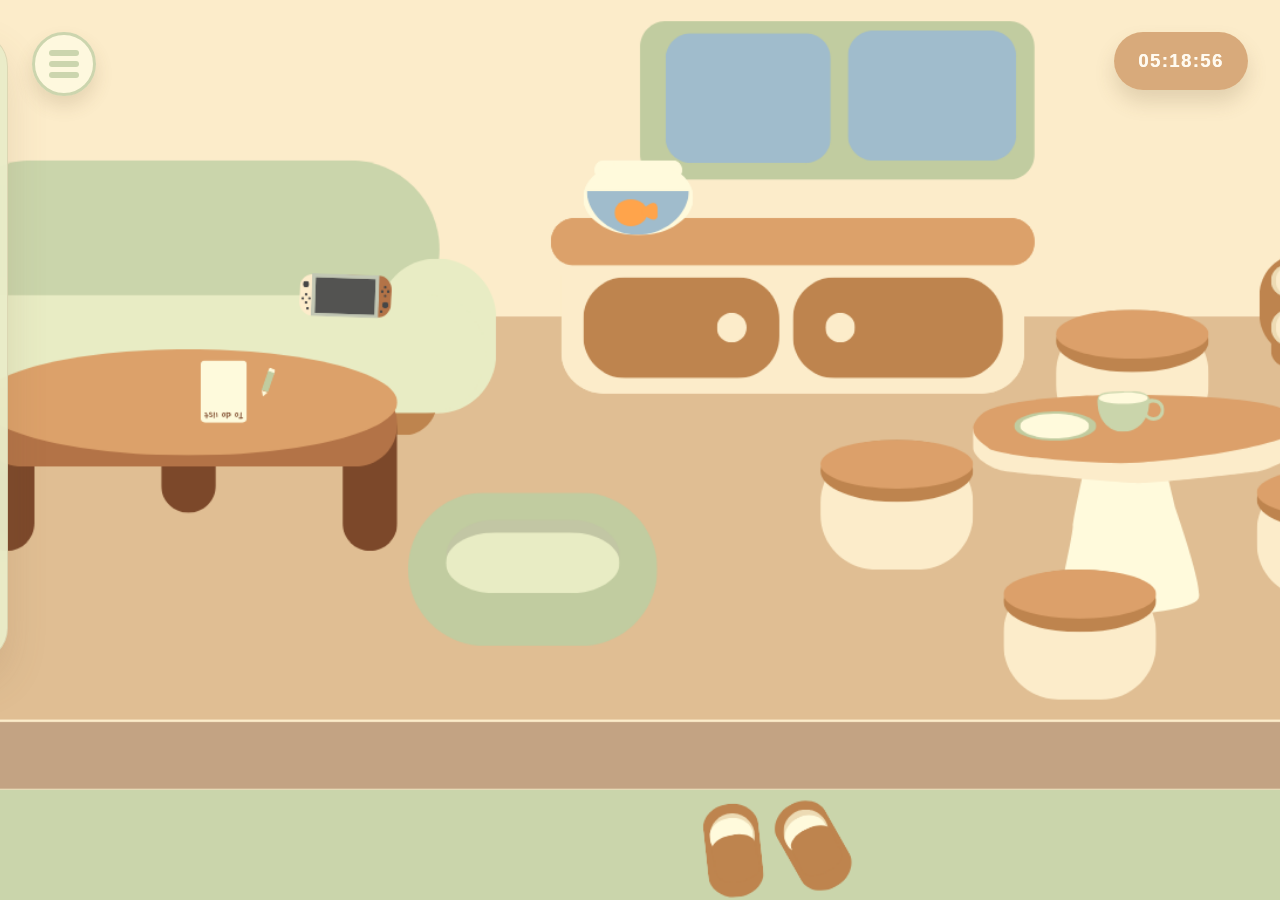
<file: index.html>
<!DOCTYPE html>
<html lang="zh-Hant">
<head>
    <meta charset="UTF-8">
    <meta name="viewport" content="width=device-width, initial-scale=1.0">
    <title>首頁</title>
    <link rel="stylesheet" href="style.css">
</head>
<body data-page="home">
    <div class="site-shell">
        <button class="menu-toggle" type="button" data-menu-toggle aria-label="開啟選單" aria-expanded="false">
            <span></span>
            <span></span>
            <span></span>
        </button>
        <aside class="sidebar" data-sidebar></aside>
        <div class="clock-box" data-clock></div>

        <main class="page-frame hero-home">
            <section class="home-image-stage" aria-label="首頁場景">
                <img class="home-image" src="image/home-landing.png" alt="客廳首頁場景">

                <button class="hotspot home-hotspot fish" type="button" data-link="fish.html" aria-label="前往魚缸頁">
                    <span class="hotspot-label">魚兒魚兒水中游</span>
                </button>

                <button class="hotspot home-hotspot game" type="button" data-link="game.html" aria-label="前往小遊戲">
                    <span class="hotspot-label">我要玩遊戲</span>
                </button>

                <button class="hotspot home-hotspot todo" type="button" data-link="todo.html" aria-label="前往待辦事項">
                    <span class="hotspot-label">To Do List</span>
                </button>

                <button class="hotspot home-hotspot meal" type="button" data-meal-link aria-label="依時段前往選餐頁">
                    <span class="hotspot-label">現在要吃什麼</span>
                </button>

                <button class="hotspot home-hotspot work" type="button" data-link="work.html" aria-label="前往工作頁">
                    <span class="hotspot-label above">什麼時候下班</span>
                </button>

                <button class="hotspot home-hotspot relax" type="button" data-link="relax.html" aria-label="前往放鬆頁">
                    <span class="hotspot-label">放鬆球球</span>
                </button>
            </section>
        </main>
    </div>

    <script src="main.js"></script>
</body>
</html>
</file>
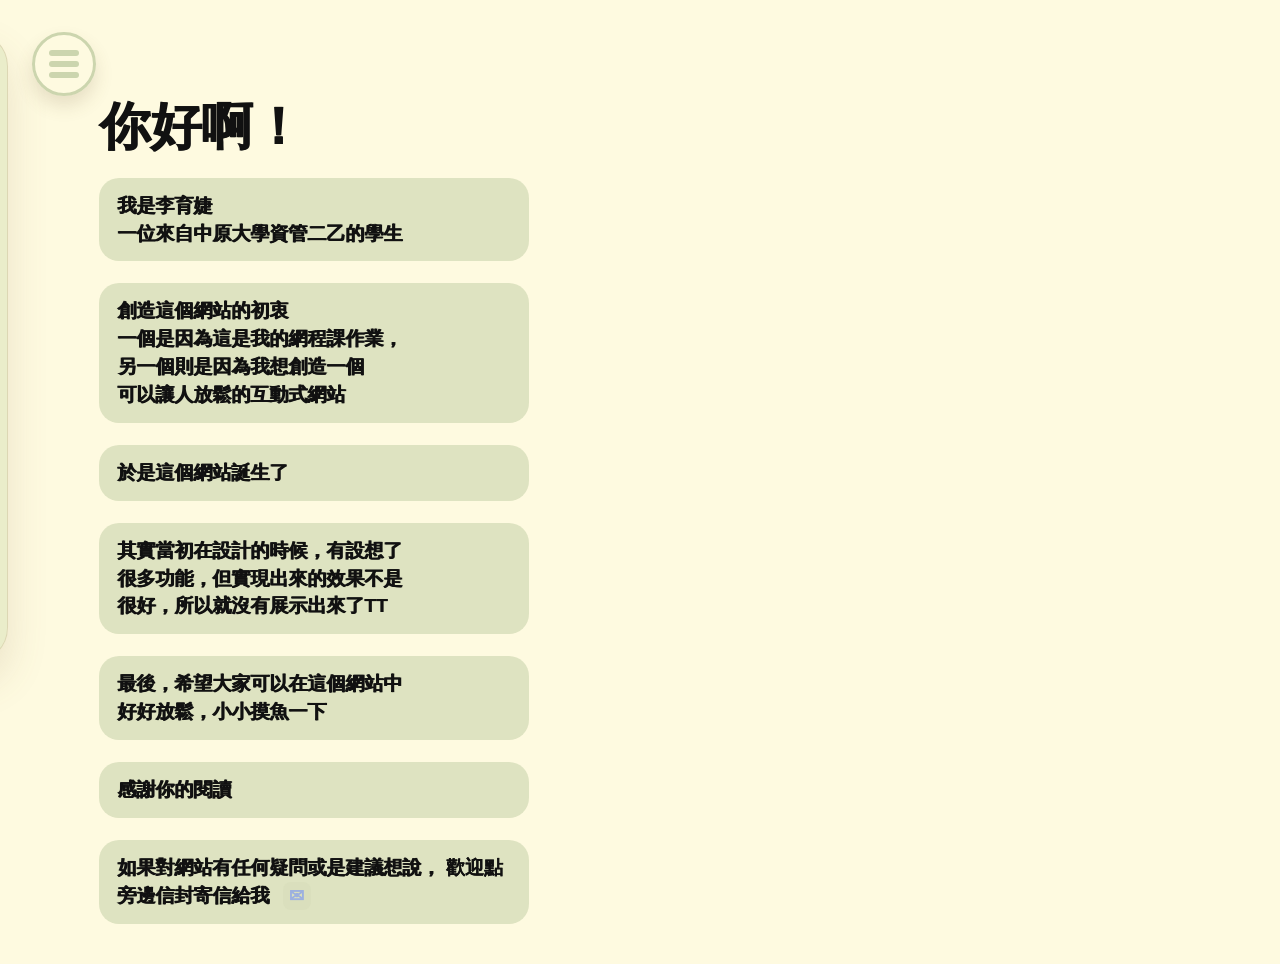
<file: about.html>
<!DOCTYPE html>
<html lang="zh-Hant">
<head>
    <meta charset="UTF-8">
    <meta name="viewport" content="width=device-width, initial-scale=1.0">
    <title>網站介紹</title>
    <link rel="stylesheet" href="style.css">
</head>
<body data-page="about">
    <div class="site-shell">
        <button class="menu-toggle" type="button" data-menu-toggle aria-label="開啟選單" aria-expanded="false">
            <span></span>
            <span></span>
            <span></span>
        </button>
        <aside class="sidebar" data-sidebar></aside>
        <div class="clock-box" data-clock></div>

        <main class="about-page-simple">
            <section class="about-stack">
                <h1 class="about-title-simple">你好啊！</h1>

                <article class="about-card-simple">
                    <p>我是李育婕</p>
                    <p>一位來自中原大學資管二乙的學生</p>
                </article>

                <article class="about-card-simple">
                    <p>創造這個網站的初衷</p>
                    <p>一個是因為這是我的網程課作業，</p>
                    <p>另一個則是因為我想創造一個</p>
                    <p>可以讓人放鬆的互動式網站</p>
                </article>

                <article class="about-card-simple">
                    <p>於是這個網站誕生了</p>
                </article>

                <article class="about-card-simple">
                    <p>其實當初在設計的時候，有設想了</p>
                    <p>很多功能，但實現出來的效果不是</p>
                    <p>很好，所以就沒有展示出來了TT</p>
                </article>

                <article class="about-card-simple">
                    <p>最後，希望大家可以在這個網站中</p>
                    <p>好好放鬆，小小摸魚一下</p>
                </article>

                <article class="about-card-simple">
                    <p>感謝你的閱讀</p>
                </article>

                <article class="about-card-simple">
                    <p>
                        如果對網站有任何疑問或是建議想說，
                        歡迎點旁邊信封寄信給我
                        <a class="about-mail-link" href="mailto:yujie.950222@gmail.com" aria-label="寄信給我">
                            <span class="about-envelope" aria-hidden="true">✉</span>
                        </a>
                    </p>
                </article>
            </section>
        </main>
    </div>
    <script src="main.js"></script>
</body>
</html>
</file>
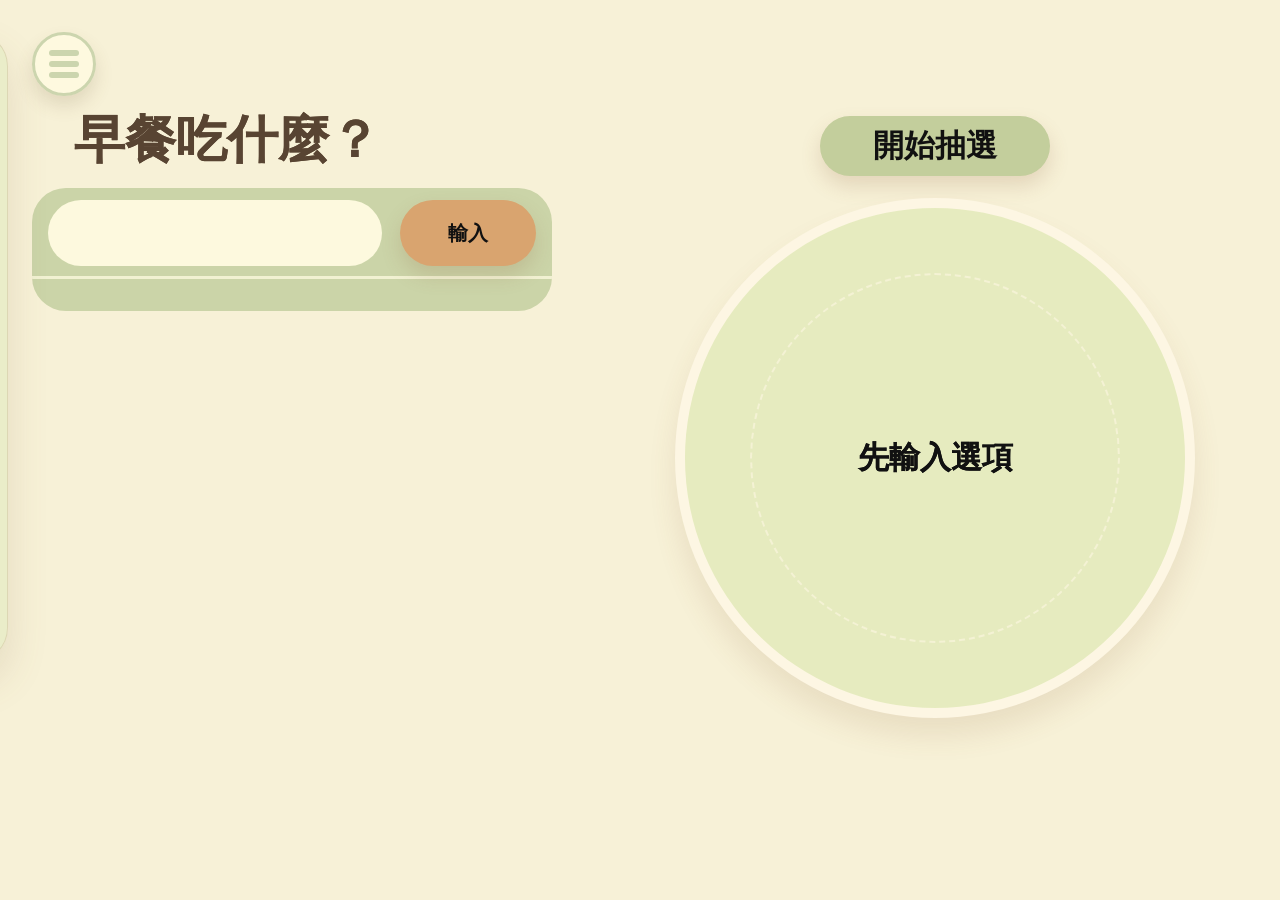
<file: breakfast.html>
<!DOCTYPE html>
<html lang="zh-Hant">
<head>
    <meta charset="UTF-8">
    <meta name="viewport" content="width=device-width, initial-scale=1.0">
    <title>早餐吃什麼</title>
    <link rel="stylesheet" href="style.css">
</head>
<body data-page="breakfast">
    <div class="site-shell">
        <button class="menu-toggle" type="button" data-menu-toggle aria-label="開啟選單" aria-expanded="false">
            <span></span>
            <span></span>
            <span></span>
        </button>
        <aside class="sidebar" data-sidebar></aside>
        <div class="clock-box" data-clock></div>

        <main class="meal-page" data-wheel-app data-wheel-key="breakfast" data-wheel-title="早餐吃什麼？">
            <section class="meal-layout">
                <section>
                    <h1 class="meal-left-title">早餐吃什麼？</h1>
                    <div class="meal-input-card">
                        <div class="meal-input-top">
                            <input class="meal-text-input" type="text" maxlength="12" placeholder="" data-wheel-input>
                            <button class="meal-submit-btn primary-btn" type="button" data-wheel-add>輸入</button>
                        </div>
                        <ul class="meal-option-list" data-wheel-options></ul>
                    </div>
                </section>

                <section class="meal-wheel-panel">
                    <button class="meal-spin-btn primary-btn" type="button" data-spin>開始抽選</button>
                    <div class="meal-wheel-wrap">
                        <div class="meal-wheel-arrow" aria-hidden="true"></div>
                        <div class="meal-wheel" data-wheel></div>
                    </div>
                    <div class="meal-picked" data-wheel-result>吃什麼 吃什麼 !</div>
                </section>
            </section>
        </main>
    </div>
    <script src="main.js"></script>
</body>
</html>
</file>
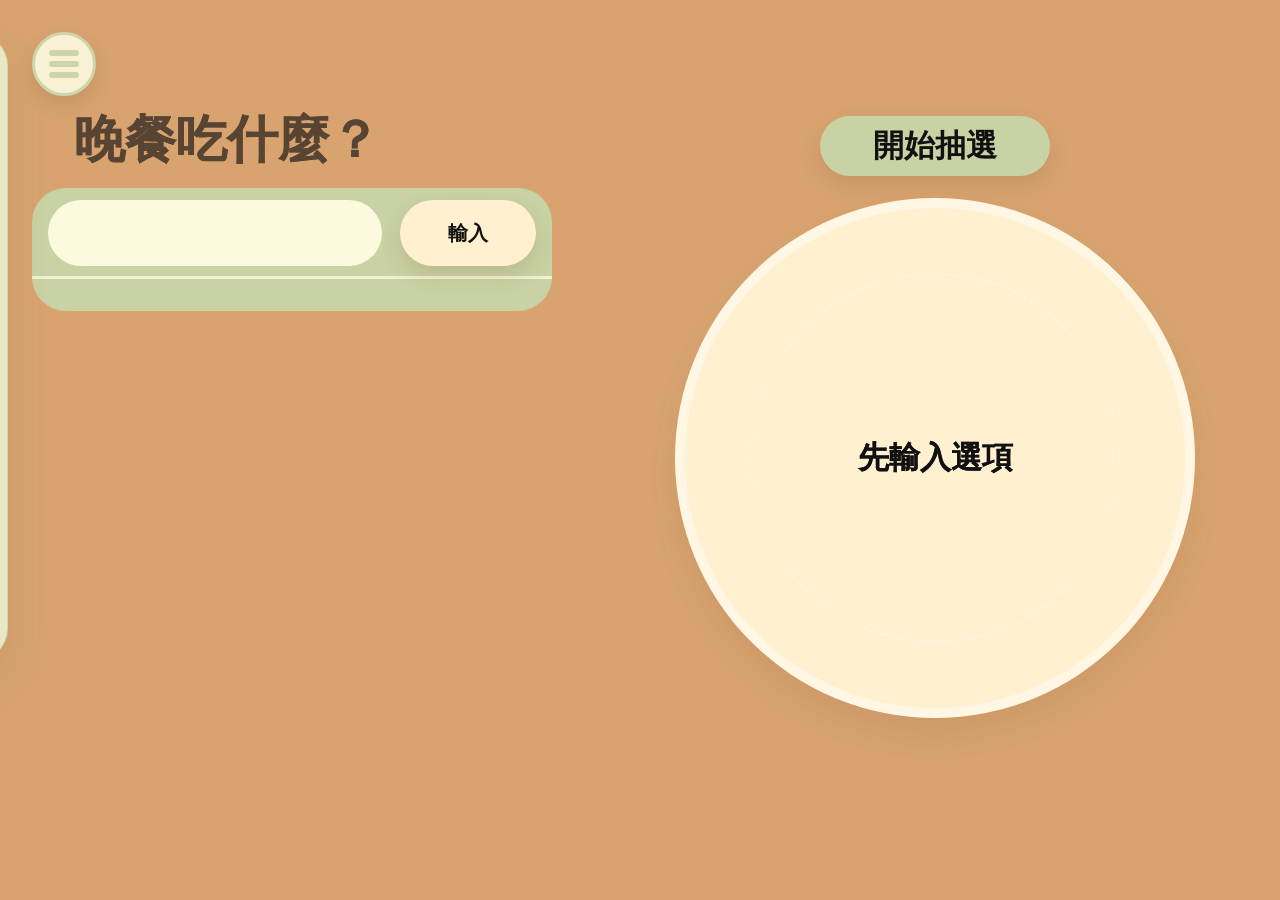
<file: dinner.html>
<!DOCTYPE html>
<html lang="zh-Hant">
<head>
    <meta charset="UTF-8">
    <meta name="viewport" content="width=device-width, initial-scale=1.0">
    <title>晚餐吃什麼</title>
    <link rel="stylesheet" href="style.css">
</head>
<body data-page="dinner">
    <div class="site-shell">
        <button class="menu-toggle" type="button" data-menu-toggle aria-label="開啟選單" aria-expanded="false">
            <span></span>
            <span></span>
            <span></span>
        </button>
        <aside class="sidebar" data-sidebar></aside>
        <div class="clock-box" data-clock></div>

        <main class="meal-page" data-wheel-app data-wheel-key="dinner" data-wheel-title="晚餐吃什麼？">
            <section class="meal-layout">
                <section>
                    <h1 class="meal-left-title">晚餐吃什麼？</h1>
                    <div class="meal-input-card">
                        <div class="meal-input-top">
                            <input class="meal-text-input" type="text" maxlength="12" placeholder="" data-wheel-input>
                            <button class="meal-submit-btn primary-btn" type="button" data-wheel-add>輸入</button>
                        </div>
                        <ul class="meal-option-list" data-wheel-options></ul>
                    </div>
                </section>

                <section class="meal-wheel-panel">
                    <button class="meal-spin-btn primary-btn" type="button" data-spin>開始抽選</button>
                    <div class="meal-wheel-wrap">
                        <div class="meal-wheel-arrow" aria-hidden="true"></div>
                        <div class="meal-wheel" data-wheel></div>
                    </div>
                    <div class="meal-picked" data-wheel-result>我要全部!</div>
                </section>
            </section>
        </main>
    </div>
    <script src="main.js"></script>
</body>
</html>
</file>
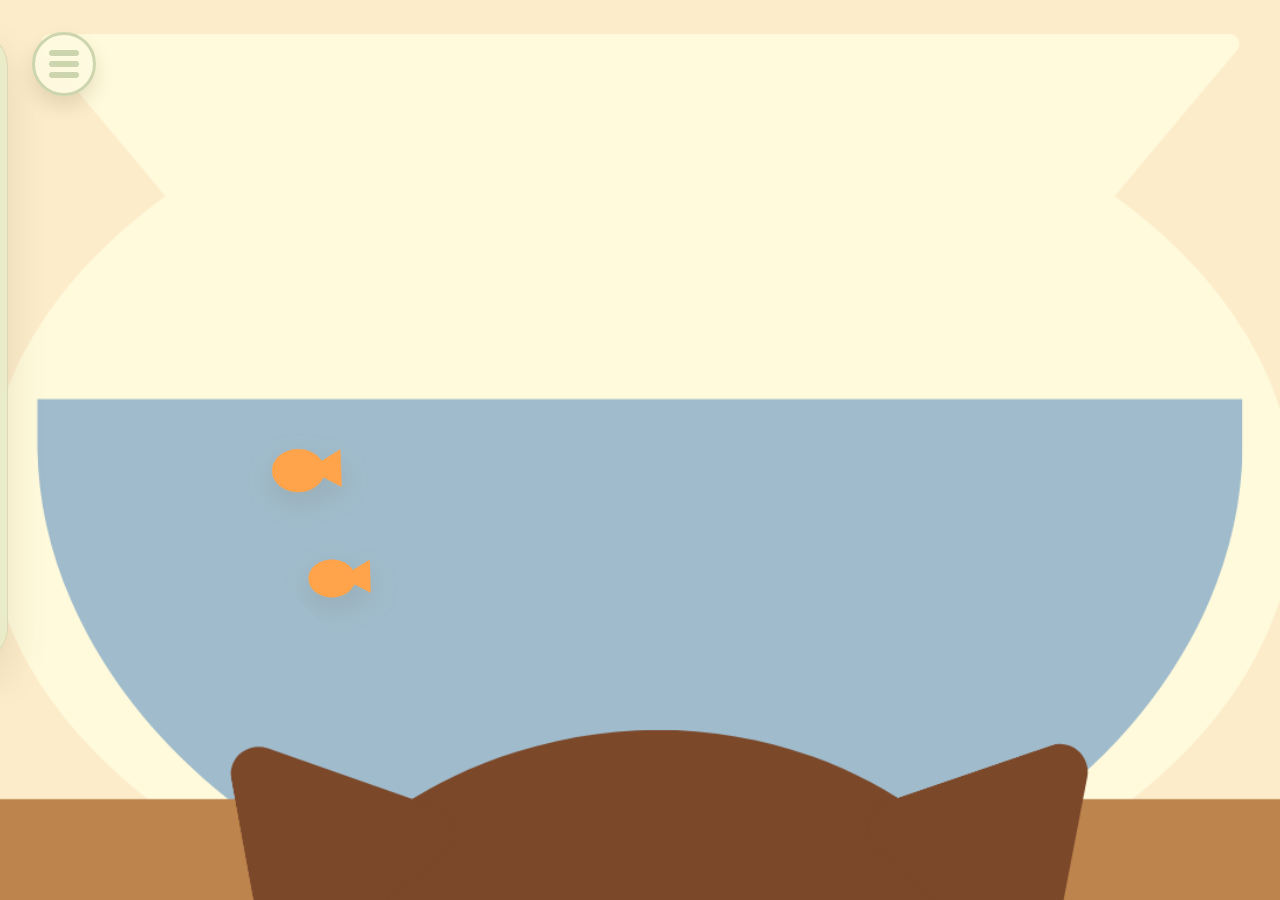
<file: fish.html>
<!DOCTYPE html>
<html lang="zh-Hant">
<head>
    <meta charset="UTF-8">
    <meta name="viewport" content="width=device-width, initial-scale=1.0">
    <title>魚兒魚兒水中游</title>
    <link rel="stylesheet" href="style.css">
</head>
<body data-page="fish">
    <div class="site-shell">
        <button class="menu-toggle" type="button" data-menu-toggle aria-label="開啟選單" aria-expanded="false">
            <span></span>
            <span></span>
            <span></span>
        </button>
        <aside class="sidebar" data-sidebar></aside>
        <div class="clock-box" data-clock></div>

        <main class="fish-photo-page">
            <section class="fish-photo-stage">
                <img class="fish-photo-scene" src="image/fish-bowl-scene.png" alt="魚缸場景">
                <div class="fish-water-zone" aria-hidden="true">
                    <div class="fish-photo-bubble one"></div>
                    <div class="fish-photo-bubble two"></div>
                    <div class="fish-photo-bubble three"></div>
                    <div class="fish-photo-bubble four"></div>
                    <img class="fish-swimmer one" src="image/fish-swimmer.png" alt="">
                    <img class="fish-swimmer two" src="image/fish-swimmer.png" alt="">
                </div>
            </section>
        </main>
    </div>
    <script src="main.js"></script>
</body>
</html>
</file>
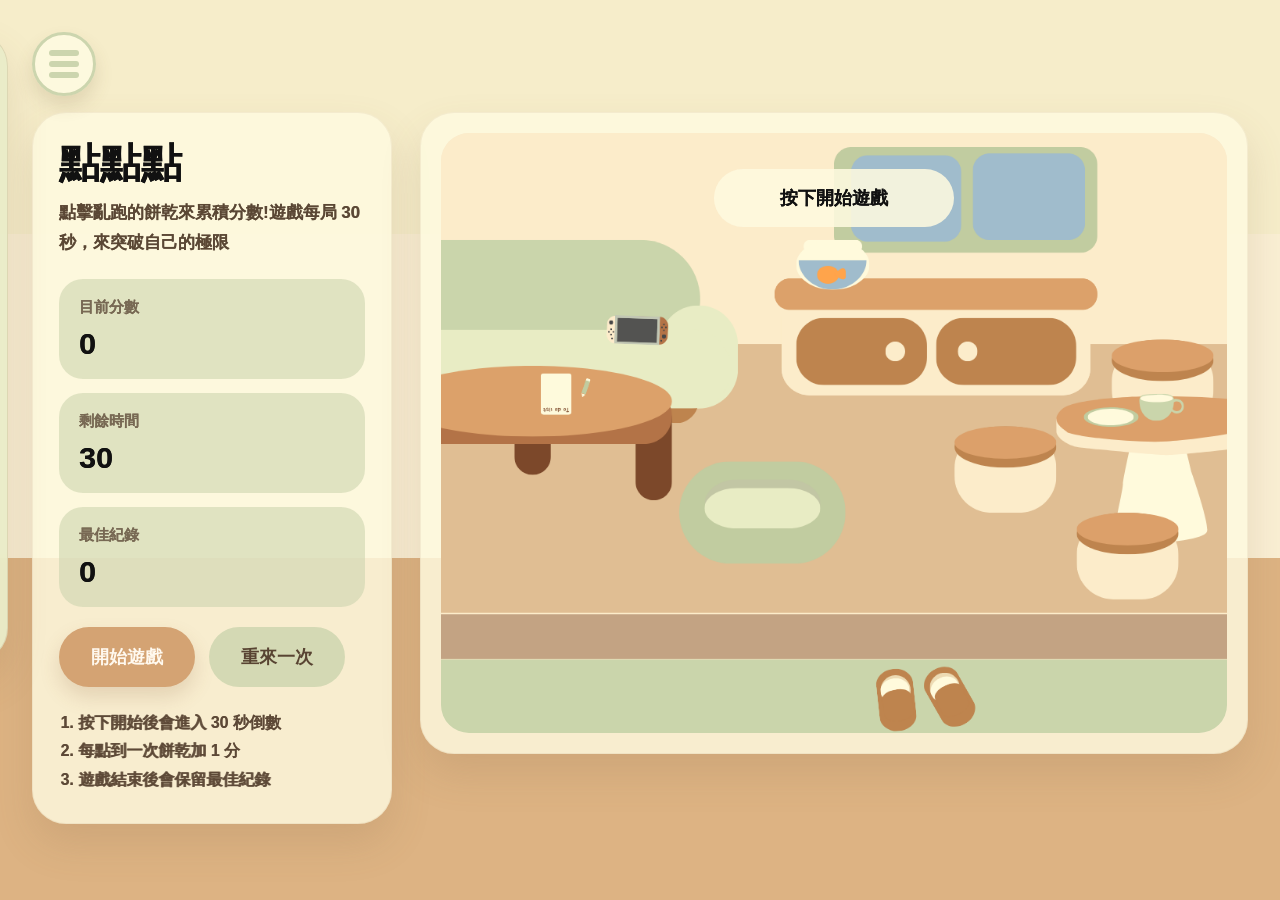
<file: game.html>
<!DOCTYPE html>
<html lang="zh-Hant">
<head>
    <meta charset="UTF-8">
    <meta name="viewport" content="width=device-width, initial-scale=1.0">
    <title>我要玩遊戲</title>
    <link rel="stylesheet" href="style.css">
</head>
<body data-page="game">
    <div class="site-shell">
        <button class="menu-toggle" type="button" data-menu-toggle aria-label="開啟選單" aria-expanded="false">
            <span></span>
            <span></span>
            <span></span>
        </button>
        <aside class="sidebar" data-sidebar></aside>
        <div class="clock-box" data-clock></div>

        <main class="game-page" data-clicker-game>
            <section class="game-scene">
                <section class="game-side-panel">
                    <h1 class="game-title">點點點</h1>
                    <p class="game-intro">點擊亂跑的餅乾來累積分數!遊戲每局 30 秒，來突破自己的極限</p>

                    <div class="game-stats-stack">
                        <div class="game-stat-box">
                            <span>目前分數</span>
                            <strong data-score>0</strong>
                        </div>
                        <div class="game-stat-box">
                            <span>剩餘時間</span>
                            <strong data-time-left>30</strong>
                        </div>
                        <div class="game-stat-box">
                            <span>最佳紀錄</span>
                            <strong data-best-score>0</strong>
                        </div>
                    </div>

                    <div class="game-actions">
                        <button class="game-start-btn primary-btn" type="button" data-start-game>開始遊戲</button>
                        <button class="game-reset-btn secondary-btn" type="button" data-reset-game>重來一次</button>
                    </div>

                    <ol class="game-tips">
                        <li>按下開始後會進入 30 秒倒數</li>
                        <li>每點到一次餅乾加 1 分</li>
                        <li>遊戲結束後會保留最佳紀錄</li>
                    </ol>
                </section>

                <section class="game-play-panel">
                    <div class="game-room" data-clicker-area>
                        <img class="game-room-image" src="image/game-room.png" alt="客廳場景">
                        <div class="game-status-chip" data-game-status>按下開始遊戲</div>

                        <button class="game-target" type="button" data-target aria-label="點擊餅乾">
                            <span class="game-cookie"></span>
                        </button>
                    </div>
                </section>
            </section>
        </main>
    </div>
    <script src="main.js"></script>
</body>
</html>
</file>
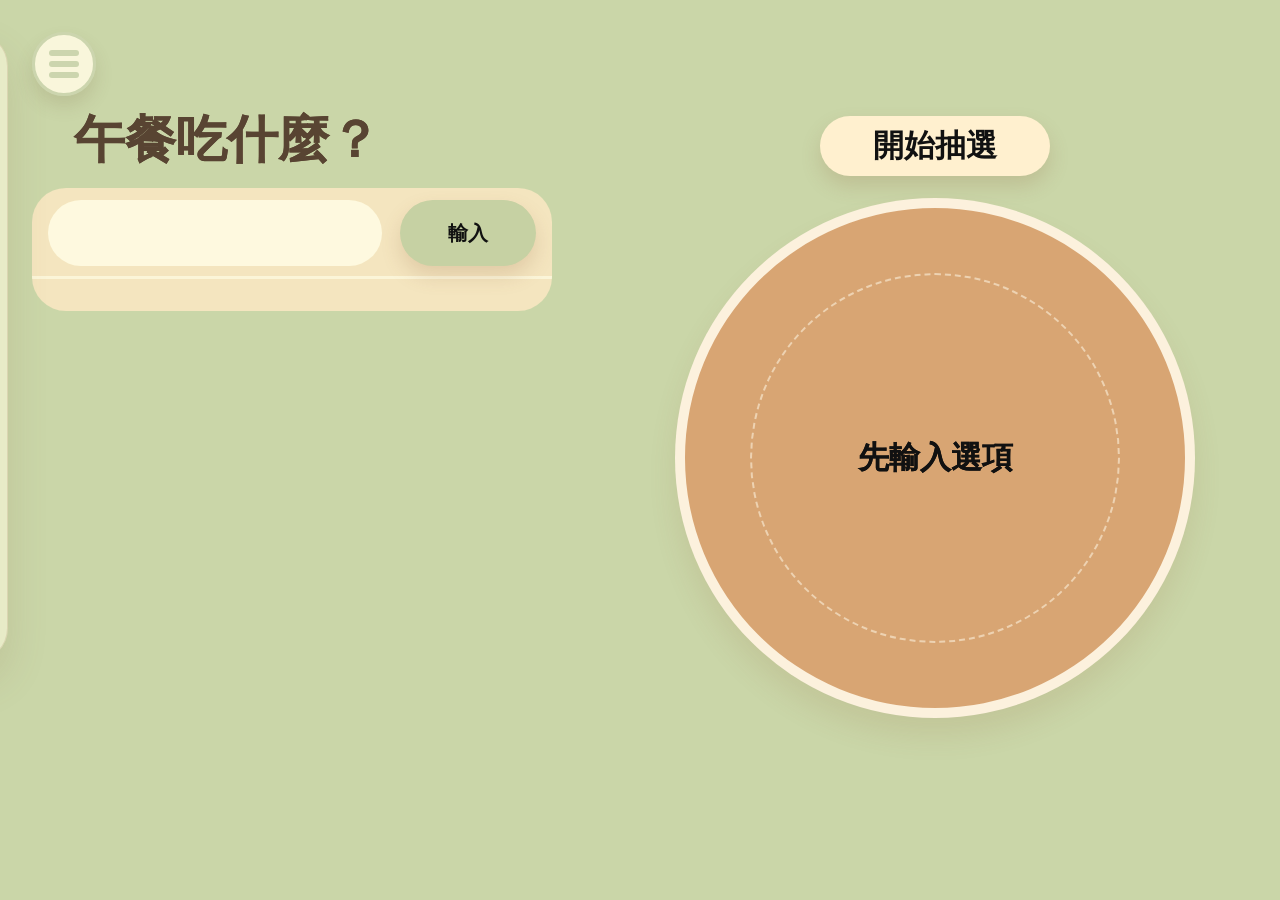
<file: lunch.html>
<!DOCTYPE html>
<html lang="zh-Hant">
<head>
    <meta charset="UTF-8">
    <meta name="viewport" content="width=device-width, initial-scale=1.0">
    <title>午餐吃什麼</title>
    <link rel="stylesheet" href="style.css">
</head>
<body data-page="lunch">
    <div class="site-shell">
        <button class="menu-toggle" type="button" data-menu-toggle aria-label="開啟選單" aria-expanded="false">
            <span></span>
            <span></span>
            <span></span>
        </button>
        <aside class="sidebar" data-sidebar></aside>
        <div class="clock-box" data-clock></div>

        <main class="meal-page" data-wheel-app data-wheel-key="lunch" data-wheel-title="午餐吃什麼？">
            <section class="meal-layout">
                <section>
                    <h1 class="meal-left-title">午餐吃什麼？</h1>
                    <div class="meal-input-card">
                        <div class="meal-input-top">
                            <input class="meal-text-input" type="text" maxlength="12" placeholder="" data-wheel-input>
                            <button class="meal-submit-btn primary-btn" type="button" data-wheel-add>輸入</button>
                        </div>
                        <ul class="meal-option-list" data-wheel-options></ul>
                    </div>
                </section>

                <section class="meal-wheel-panel">
                    <button class="meal-spin-btn primary-btn" type="button" data-spin>開始抽選</button>
                    <div class="meal-wheel-wrap">
                        <div class="meal-wheel-arrow" aria-hidden="true"></div>
                        <div class="meal-wheel" data-wheel></div>
                    </div>
                    <div class="meal-picked" data-wheel-result>排骨酥麵好好吃</div>
                </section>
            </section>
        </main>
    </div>
    <script src="main.js"></script>
</body>
</html>
</file>
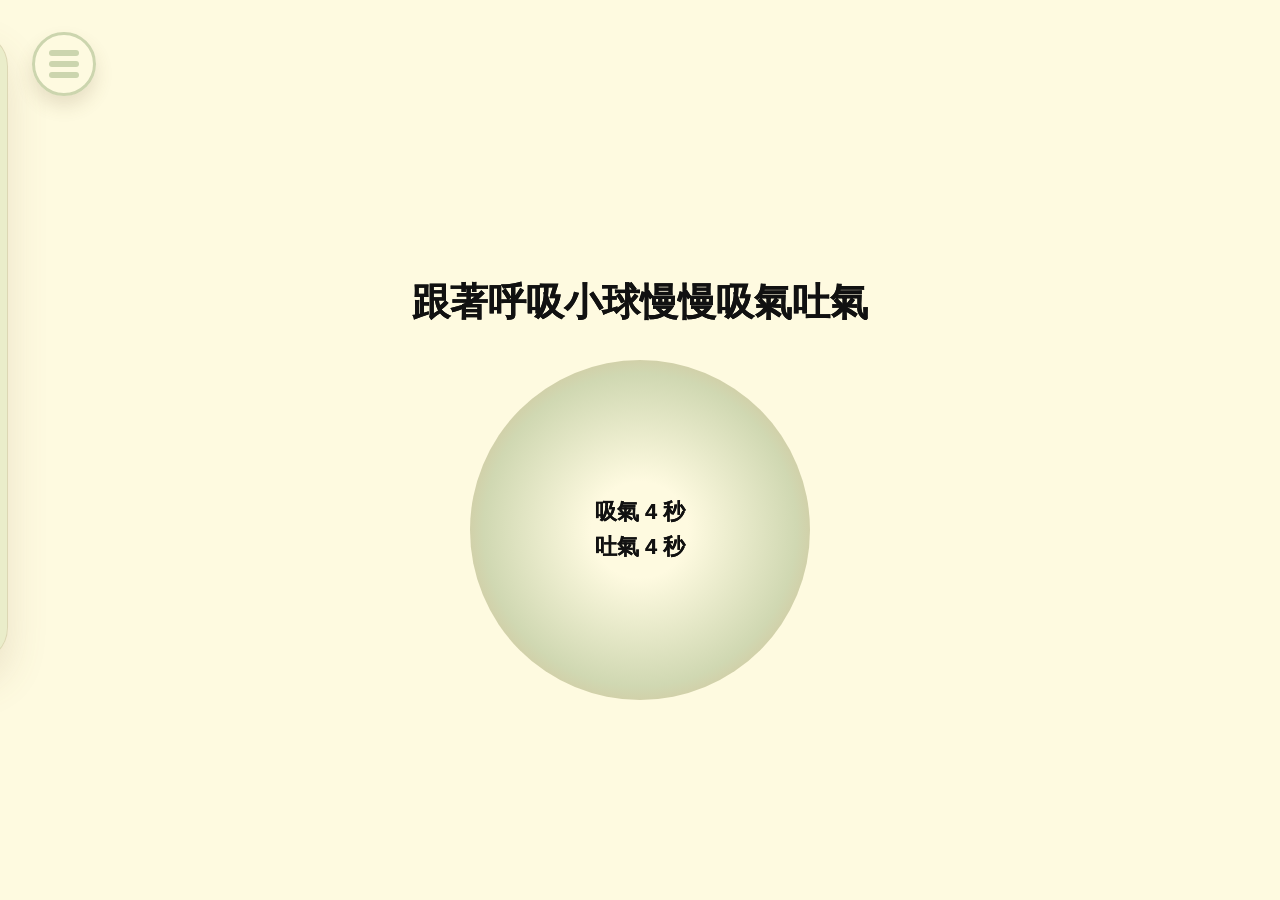
<file: relax.html>
<!DOCTYPE html>
<html lang="zh-Hant">
<head>
    <meta charset="UTF-8">
    <meta name="viewport" content="width=device-width, initial-scale=1.0">
    <title>放鬆球球</title>
    <link rel="stylesheet" href="style.css">
</head>
<body data-page="relax">
    <div class="site-shell">
        <button class="menu-toggle" type="button" data-menu-toggle aria-label="開啟選單" aria-expanded="false">
            <span></span>
            <span></span>
            <span></span>
        </button>
        <aside class="sidebar" data-sidebar></aside>
        <div class="clock-box" data-clock></div>

        <main class="relax-minimal-page">
            <section class="relax-minimal-stage">
                <h1 class="relax-minimal-title">跟著呼吸小球慢慢吸氣吐氣</h1>
                <div class="relax-breath-wrap relax-breath-wrap-minimal">
                    <div class="breath-circle"></div>
                    <div class="relax-breath-label">
                        吸氣 4 秒<br>
                        吐氣 4 秒
                    </div>
                </div>
            </section>
        </main>
    </div>
    <script src="main.js"></script>
</body>
</html>
</file>
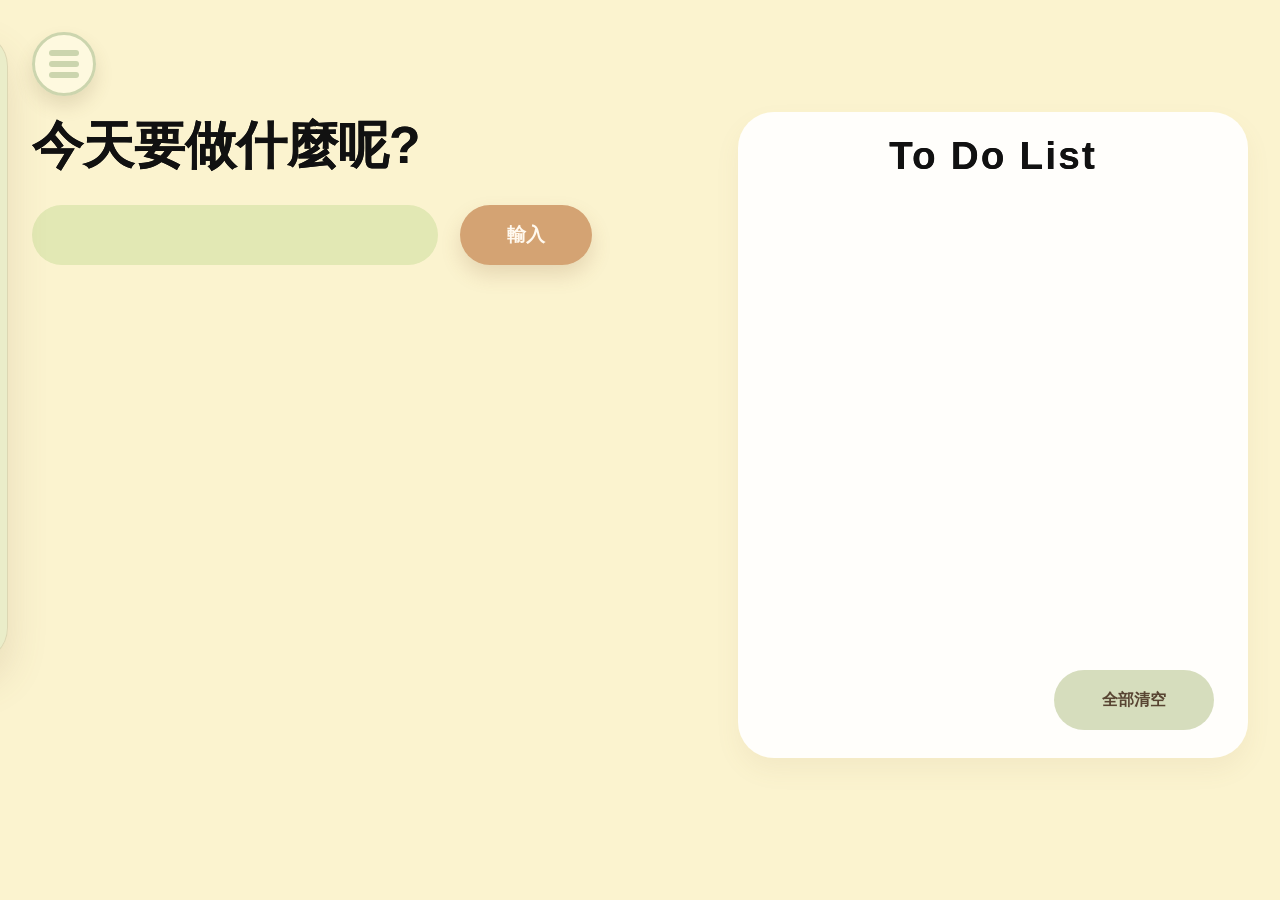
<file: todo.html>
<!DOCTYPE html>
<html lang="zh-Hant">
<head>
    <meta charset="UTF-8">
    <meta name="viewport" content="width=device-width, initial-scale=1.0">
    <title>代辦事項</title>
    <link rel="stylesheet" href="style.css">
</head>
<body data-page="todo">
    <div class="site-shell">
        <button class="menu-toggle" type="button" data-menu-toggle aria-label="開啟選單" aria-expanded="false">
            <span></span>
            <span></span>
            <span></span>
        </button>
        <aside class="sidebar" data-sidebar></aside>
        <div class="clock-box" data-clock></div>

        <main class="todo-page" data-todo-app>
            <section class="todo-scene">
                <section>
                    <h1 class="todo-left-title">今天要做什麼呢?</h1>
                    <div class="todo-input-row">
                        <input class="todo-scene-input" type="text" maxlength="40" data-task-title>
                        <button class="todo-scene-add primary-btn" type="button" data-add-task>輸入</button>
                    </div>
                </section>

                <section class="todo-paper">
                    <h2 class="todo-paper-title">To Do List</h2>
                    <ul class="todo-paper-list" data-task-list></ul>
                    <div class="todo-paper-empty" data-task-empty></div>
                    <div class="todo-paper-actions">
                        <button class="todo-clear-btn secondary-btn" type="button" data-clear-tasks>全部清空</button>
                    </div>
                </section>
            </section>
        </main>
    </div>
    <script src="main.js"></script>
</body>
</html>
</file>
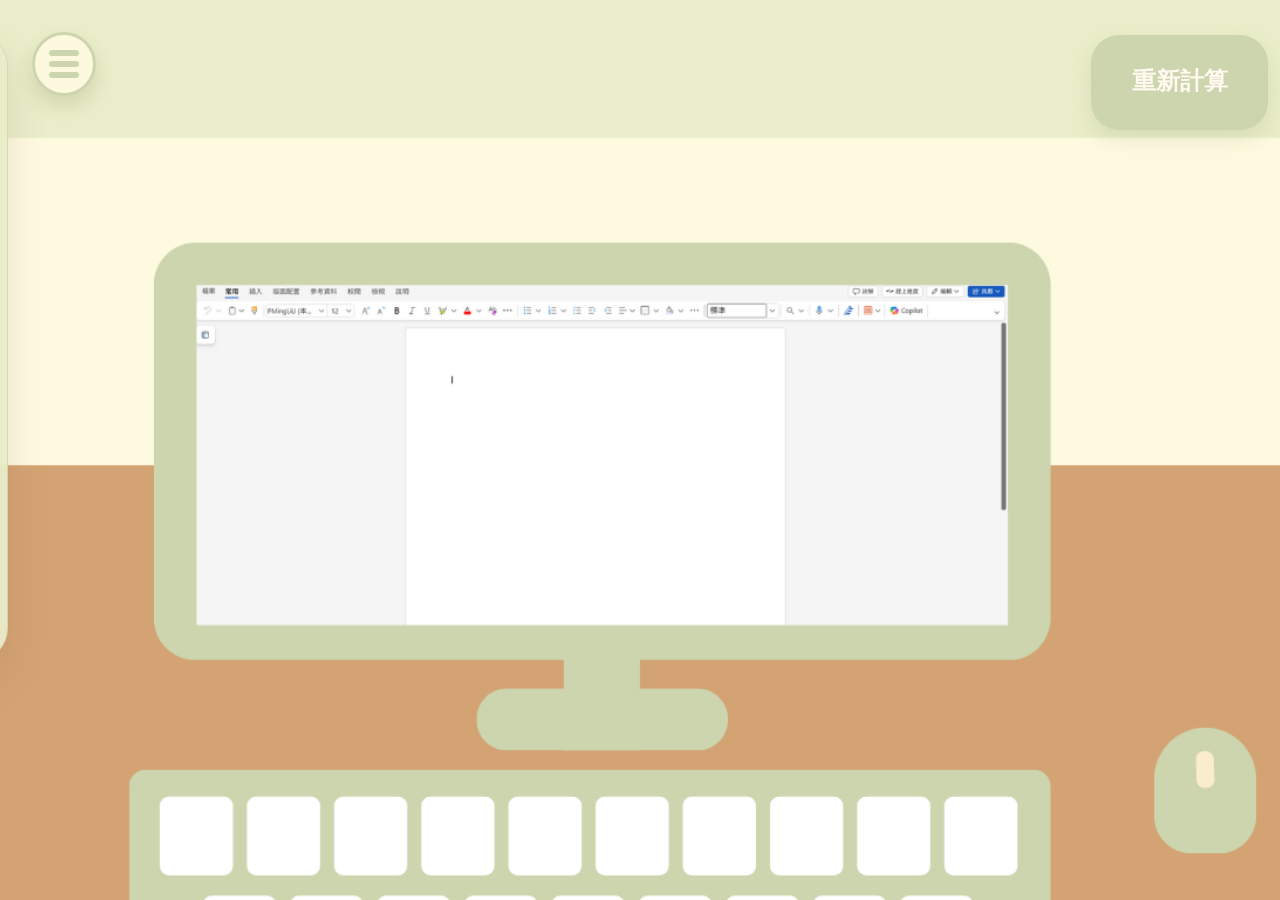
<file: work.html>
<!DOCTYPE html>
<html lang="zh-Hant">
<head>
    <meta charset="UTF-8">
    <meta name="viewport" content="width=device-width, initial-scale=1.0">
    <title>好想下班</title>
    <link rel="stylesheet" href="style.css">
</head>
<body data-page="work">
    <div class="site-shell">
        <button class="menu-toggle" type="button" data-menu-toggle aria-label="開啟選單" aria-expanded="false">
            <span></span>
            <span></span>
            <span></span>
        </button>
        <aside class="sidebar" data-sidebar></aside>
        <div class="clock-box" data-clock></div>

        <main class="work-page" data-work-app>
            <section class="work-dashboard is-idle" data-work-dashboard>
                <div class="work-image-stage">
                    <img class="work-image" src="image/work-desk.png" alt="工作桌面">
                    <div class="work-top-strip" data-work-top-strip>
                        <div class="work-top-stats">
                            <div class="work-big-stat" data-remaining-display>再過 0 小時 0 分鐘就可以下班啦</div>
                            <div class="work-big-stat" data-earned-display>今天已經賺到了 0 元</div>
                        </div>
                    </div>
                    <button class="work-reset-btn" type="button" data-work-reset aria-label="重新計算">重新計算</button>
                    <div class="work-minute-gain" data-minute-gain>+ 0</div>
                    <button class="work-screen-hotspot" type="button" data-open-work-setup aria-label="開啟工作設定"></button>
                </div>
            </section>

            <section class="work-setup-modal" data-work-setup hidden>
                <div class="work-setup-backdrop" data-close-work-setup></div>
                <div class="work-setup-panel">
                    <h1>增加一下上班動力吧</h1>
                    <form class="work-form-card" data-work-form>
                        <div class="work-form-row">
                            <label for="hourlyWage">時薪</label>
                            <input class="work-pill-input" id="hourlyWage" name="hourlyWage" type="number" min="0" step="1" required>
                        </div>
                        <div class="work-form-row">
                            <label for="startTime">幾點開始上班</label>
                            <input class="work-pill-input" id="startTime" name="startTime" type="time" required>
                        </div>
                        <div class="work-form-row">
                            <label for="endTime">幾點下班</label>
                            <input class="work-pill-input" id="endTime" name="endTime" type="time" required>
                        </div>
                        <div class="work-setup-actions">
                            <button class="work-reset-inline-btn secondary-btn" type="button" data-work-reset-inline>重置</button>
                            <button class="work-start-btn primary-btn" type="submit">開始計算</button>
                        </div>
                    </form>
                </div>
            </section>
        </main>
    </div>
    <script src="main.js"></script>
</body>
</html>
</file>
<file: style.css>
:root {
    --tea-green: #ccd5aeff;
    --beige: #e9edc9ff;
    --cornsilk: #fefae0ff;
    --papaya-whip: #faedcdff;
    --light-bronze: #d4a373ff;
    --bronze-deep: #8c5b35;
    --text-main: #584432;
    --panel-shadow: 0 20px 40px rgba(128, 102, 70, 0.16);
    --ring-color: rgba(212, 163, 115, 0.55);
    --transition: 240ms ease;
    --shell-pad: clamp(20px, 3vw, 32px);
    --page-width: min(1280px, calc(100% - (var(--shell-pad) * 2)));
    --page-top: 112px;
    --card-radius: 32px;
    --card-pad: 28px;
    --section-gap: 26px;
    --title-xl: clamp(2.7rem, 4vw, 4.2rem);
    --title-lg: clamp(2.3rem, 3.2vw, 3.6rem);
    --title-md: clamp(1.45rem, 2vw, 1.9rem);
    --body-md: 1.05rem;
    --line-md: 1.8;
    --btn-height: 60px;
}

* {
    box-sizing: border-box;
}

html,
body {
    margin: 0;
    min-height: 100%;
}

body {
    font-family: "Chiron GoRound TC", "Microsoft JhengHei", sans-serif;
    font-optical-sizing: auto;
    font-weight: 900;
    font-style: normal;
    text-shadow: 0.02em 0 0 currentColor;
    color: var(--text-main);
    background:
        radial-gradient(circle at top, rgba(255, 255, 255, 0.55), transparent 38%),
        linear-gradient(180deg, var(--papaya-whip), #f4e1b6 45%, #ddbd90 45%, #ddbd90 72%, #c5ad8d 72%, #c5ad8d 100%);
}

a {
    color: inherit;
    text-decoration: none;
}

button,
input,
select {
    font: inherit;
    text-shadow: none;
}

.site-shell {
    min-height: 100vh;
    position: relative;
    overflow-x: hidden;
}

.menu-toggle {
    position: fixed;
    top: var(--shell-pad);
    left: var(--shell-pad);
    z-index: 1001;
    width: 64px;
    height: 64px;
    border: 3px solid var(--tea-green);
    border-radius: 50%;
    background: rgba(254, 250, 224, 0.9);
    display: grid;
    place-items: center;
    cursor: pointer;
    box-shadow: 0 10px 18px rgba(112, 86, 57, 0.16);
    transition: transform var(--transition), box-shadow var(--transition);
}

.menu-toggle span {
    position: absolute;
    width: 30px;
    height: 6px;
    border-radius: 999px;
    background: var(--tea-green);
    transition: transform var(--transition), opacity var(--transition);
}

.menu-toggle span:nth-child(1) {
    transform: translateY(-11px);
}

.menu-toggle span:nth-child(3) {
    transform: translateY(11px);
}

.site-shell.menu-open .menu-toggle span:nth-child(1) {
    transform: rotate(45deg);
}

.site-shell.menu-open .menu-toggle span:nth-child(2) {
    opacity: 0;
}

.site-shell.menu-open .menu-toggle span:nth-child(3) {
    transform: rotate(-45deg);
}

.sidebar {
    position: fixed;
    top: var(--shell-pad);
    left: var(--shell-pad);
    z-index: 1000;
    width: min(320px, calc(100vw - 48px));
    max-height: calc(100svh - (var(--shell-pad) * 2));
    padding: 98px 18px 18px;
    border-radius: 34px;
    background: rgba(233, 237, 201, 0.95);
    border: 1px solid rgba(140, 91, 53, 0.15);
    box-shadow: var(--panel-shadow);
    transform: translateX(calc(-100% - 24px));
    transition: transform 280ms ease;
    backdrop-filter: blur(12px);
    overflow-y: auto;
}

.site-shell.menu-open .sidebar {
    transform: translateX(0);
}

.sidebar-nav {
    display: grid;
    gap: 8px;
}

.sidebar-link {
    padding: 11px 16px;
    border-radius: 18px;
    background: rgba(254, 250, 224, 0.82);
    border: 1px solid rgba(140, 91, 53, 0.08);
    transition: background var(--transition), transform var(--transition);
    font-size: 1rem;
    line-height: 1.25;
}

.sidebar-link:hover,
.sidebar-link.is-active {
    background: rgba(212, 163, 115, 0.22);
    transform: translateX(4px);
}

.page-frame {
    width: min(1366px, 100%);
    min-height: 100vh;
    margin: 0 auto;
    position: relative;
}

.clock-box {
    position: fixed;
    top: var(--shell-pad);
    right: var(--shell-pad);
    z-index: 900;
    width: 134px;
    height: 58px;
    display: grid;
    place-items: center;
    padding: 0 12px;
    border-radius: 999px;
    background: rgba(212, 163, 115, 0.9);
    color: #fffaf0;
    font-size: 1.15rem;
    font-weight: 700;
    letter-spacing: 0.08em;
    box-shadow: 0 12px 20px rgba(112, 86, 57, 0.18);
}

body:not([data-page="home"]) .clock-box {
    display: none;
}

.hero-home {
    width: 100%;
    min-height: 100vh;
    position: relative;
    overflow: hidden;
    padding: 0;
}

.home-image-stage {
    position: absolute;
    inset: 0;
    width: 100%;
    height: 100%;
    overflow: hidden;
}

.home-image {
    width: 100%;
    height: 100%;
    display: block;
    object-fit: cover;
    object-position: center center;
    border-radius: 0;
}

.home-hotspot {
    position: absolute;
    z-index: 2;
}

.home-hotspot.fish {
    left: 45.8%;
    top: 11.8%;
    width: 8.6%;
    height: 12.8%;
}

.home-hotspot.game {
    left: 28.1%;
    top: 25.6%;
    width: 8.2%;
    height: 8.8%;
}

.home-hotspot.todo {
    left: 19.6%;
    top: 39.1%;
    width: 10.4%;
    height: 15%;
}

.home-hotspot.meal {
    left: 71.2%;
    top: 40.6%;
    width: 16.6%;
    height: 16%;
}

.home-hotspot.work {
    left: 53.2%;
    top: 87.8%;
    width: 8.8%;
    height: 12.2%;
}

.home-hotspot.relax {
    left: 88%;
    top: 18.2%;
    width: 11%;
    height: 18.8%;
}

.hotspot {
    position: absolute;
    display: grid;
    place-items: center;
    border: 0;
    background: transparent;
    cursor: pointer;
    z-index: 20;
}

.hotspot::after {
    content: "";
    position: absolute;
    width: calc(100% + 22px);
    height: calc(100% + 22px);
    border-radius: 50%;
    border: 3px solid transparent;
    opacity: 0;
    transform: scale(0.86);
    transition: transform var(--transition), opacity var(--transition), border-color var(--transition);
}

.hotspot:hover::after,
.hotspot:focus-visible::after {
    opacity: 1;
    transform: scale(1);
    border-color: var(--ring-color);
}

.hotspot:focus-visible {
    outline: none;
}

.hotspot-label {
    position: absolute;
    top: calc(100% + 8px);
    left: 50%;
    transform: translateX(-50%);
    padding: 5px 10px;
    border-radius: 999px;
    background: rgba(88, 68, 50, 0.84);
    color: #fffaf0;
    font-size: 0.82rem;
    white-space: nowrap;
    opacity: 0;
    transition: opacity var(--transition), transform var(--transition);
    pointer-events: none;
}

.hotspot-label.above {
    top: auto;
    bottom: calc(100% + 8px);
}

.hotspot:hover .hotspot-label,
.hotspot:focus-visible .hotspot-label {
    opacity: 1;
    transform: translateX(-50%) translateY(2px);
}

.hotspot-game {
    left: 27%;
    top: 26%;
    width: 10%;
    height: 10%;
}

.hotspot-todo {
    left: 19%;
    top: 44%;
    width: 14%;
    height: 16%;
}

.hotspot-meal {
    right: 17%;
    top: 44%;
    width: 16%;
    height: 14%;
}

.hotspot-work {
    left: 52%;
    bottom: 1%;
    width: 16%;
    height: 13%;
}

.hotspot-relax {
    right: 18%;
    top: 10%;
    width: 14%;
    height: 10%;
}

.page-main {
    width: var(--page-width);
    margin: 0 auto;
    padding: var(--page-top) 0 56px;
}

body[data-page="breakfast"] {
    background: #f7f1d7;
}

body[data-page="lunch"] {
    background: #cad6a8;
}

body[data-page="dinner"] {
    background: #d8a36f;
}

body[data-page="breakfast"] .clock-box,
body[data-page="dinner"] .clock-box {
    background: rgba(212, 163, 115, 0.92);
}

body[data-page="lunch"] .clock-box {
    background: rgba(254, 250, 224, 0.92);
    color: var(--text-main);
}

.meal-page {
    width: var(--page-width);
    margin: 0 auto;
    padding: var(--page-top) 0 42px;
}

.meal-layout {
    display: grid;
    grid-template-columns: minmax(420px, 520px) 1fr;
    gap: 70px;
    align-items: start;
}

.meal-left-title,
.meal-wheel-title {
    margin: 0 0 20px 42px;
    font-size: var(--title-xl);
    line-height: 1.1;
    font-weight: 900;
}

.meal-input-card {
    min-height: 0;
    padding: 0;
    border-radius: 34px;
    overflow: hidden;
    box-shadow: none;
}

.meal-input-top {
    display: grid;
    grid-template-columns: 1fr 136px;
    gap: 18px;
    padding: 12px 16px 10px;
    border-bottom: 3px solid rgba(254, 250, 224, 0.76);
}

.meal-text-input {
    width: 100%;
    height: 66px;
    padding: 0 26px;
    border: 0;
    border-radius: 999px;
    font-size: 1.25rem;
    font-weight: 900;
    background: rgba(254, 250, 224, 0.98);
    color: #111;
    caret-color: #111;
}

.meal-submit-btn {
    height: 66px;
    border-radius: 999px;
    font-size: 1.25rem;
    font-weight: 900;
    color: #111;
    box-shadow: none;
}

.meal-option-list {
    list-style: none;
    margin: 0;
    padding: 14px 16px 18px;
    display: grid;
    gap: 16px;
    align-content: start;
}

.meal-option-item {
    min-height: 66px;
    padding: 0 14px 0 28px;
    border-radius: 999px;
    display: flex;
    align-items: center;
    justify-content: space-between;
    gap: 14px;
    background: rgba(254, 250, 224, 0.95);
}

.meal-option-item.is-active {
    box-shadow: 0 0 0 4px rgba(212, 163, 115, 0.28);
}

.meal-option-text {
    font-size: 1.15rem;
    font-weight: 900;
    color: #111;
    white-space: nowrap;
    overflow: hidden;
    text-overflow: ellipsis;
}

.meal-remove-btn {
    width: 50px;
    height: 50px;
    flex: 0 0 50px;
    border: 0;
    border-radius: 50%;
    cursor: pointer;
    position: relative;
    color: transparent;
    font-size: 0;
    line-height: 1;
    font-weight: 700;
}

.meal-remove-btn::before,
.meal-remove-btn::after {
    content: "";
    position: absolute;
    left: 50%;
    top: 50%;
    width: 22px;
    height: 4px;
    border-radius: 999px;
    background: #fffaf0;
    transform-origin: center;
}

.meal-remove-btn::before {
    transform: translate(-50%, -50%) rotate(45deg);
}

.meal-remove-btn::after {
    transform: translate(-50%, -50%) rotate(-45deg);
}

.meal-empty-slot {
    display: none;
}

.meal-wheel-panel {
    display: grid;
    justify-items: center;
    align-content: start;
}

.meal-spin-btn {
    min-width: 230px;
    min-height: 116px;
    margin: 4px 0 22px;
    border-radius: 34px;
    font-size: clamp(1.7rem, 2.4vw, 2.8rem);
    font-weight: 900;
    box-shadow: none;
}

.meal-wheel-wrap {
    position: relative;
    width: min(520px, 42vw);
    aspect-ratio: 1;
}

.meal-wheel-arrow {
    display: none;
}

.meal-wheel {
    width: 100%;
    height: 100%;
    border-radius: 50%;
    position: relative;
    overflow: hidden;
    display: grid;
    place-items: center;
    transition: transform 0.18s ease;
    box-shadow: 0 18px 28px rgba(140, 91, 53, 0.12);
    border: 10px solid rgba(255, 248, 230, 0.92);
}

.meal-wheel::before {
    content: "";
    position: absolute;
    inset: 13%;
    border-radius: 50%;
    border: 2px dashed rgba(255, 248, 230, 0.55);
}

.meal-wheel-center {
    position: relative;
    z-index: 2;
    display: grid;
    place-items: center;
    width: 100%;
    min-height: 100%;
    padding: 0 18%;
    text-align: center;
}

.meal-wheel-center-text {
    font-size: clamp(1.5rem, 2.4vw, 2.5rem);
    font-weight: 900;
    color: #111;
    line-height: 1.25;
    word-break: break-word;
}

.meal-wheel-center-text.is-flashing {
    animation: blindboxText 180ms ease;
}

@keyframes blindboxText {
    0% {
        opacity: 0.42;
        transform: scale(0.9);
    }
    100% {
        opacity: 1;
        transform: scale(1);
    }
}

.meal-picked {
    display: none;
}

body[data-page="breakfast"] .meal-input-card {
    background: #cbd4a8;
}

body[data-page="breakfast"] .meal-submit-btn,
body[data-page="breakfast"] .clock-box {
    background: #d9a46f;
    color: #111;
}

body[data-page="breakfast"] .meal-spin-btn {
    background: #c3ce9c;
    color: #111;
}

body[data-page="breakfast"] .meal-wheel {
    background: #e6ebbf;
}

body[data-page="lunch"] .meal-input-card {
    background: #f4e5bf;
}

body[data-page="lunch"] .meal-submit-btn {
    background: #c6d1a3;
    color: #111;
}

body[data-page="lunch"] .meal-spin-btn {
    background: #fff0cf;
    color: #111;
}

body[data-page="lunch"] .meal-wheel {
    background: #d8a573;
}

body[data-page="dinner"] .meal-input-card {
    background: #c8d2a4;
}

body[data-page="dinner"] .meal-submit-btn {
    background: #fff0cf;
    color: #111;
}

body[data-page="dinner"] .meal-spin-btn {
    background: #c8d2a4;
    color: #111;
}

body[data-page="dinner"] .meal-wheel {
    background: #fff0cf;
}

.meal-remove-btn {
    background: #eb6e62;
}

body[data-page="breakfast"] .meal-remove-btn {
    background: #eb6e62;
}

body[data-page="lunch"] .meal-remove-btn {
    background: #d9a573;
    color: #fff9ef;
}

body[data-page="dinner"] .meal-remove-btn {
    background: #d9a573;
    color: #fff9ef;
}

body[data-page="work"] {
    background:
        linear-gradient(180deg, #e4e8bf 0 17%, #fff7de 17% 58%, #d5a16e 58% 100%);
}

.work-page {
    width: 100%;
    min-height: 100svh;
    margin: 0 auto;
    position: relative;
    overflow: hidden;
}

.work-setup-modal {
    position: fixed;
    inset: 0;
    z-index: 950;
}

.work-setup-backdrop {
    position: absolute;
    inset: 0;
    background: rgba(88, 68, 50, 0.12);
}

.work-setup-panel {
    position: absolute;
    left: 50%;
    top: 52%;
    transform: translate(-50%, -50%);
    width: min(1000px, calc(100vw - 56px));
    padding: 0 0 10px;
}

.work-setup-panel h1 {
    margin: 0 0 24px;
    font-size: clamp(2.2rem, 3vw, 3.4rem);
    text-align: center;
    font-weight: 900;
    color: #111;
}

.work-form-card {
    width: 100%;
    padding: 40px 56px 36px;
    border-radius: 34px;
    background: rgba(233, 237, 201, 0.94);
    display: grid;
    gap: 26px;
    box-shadow: var(--panel-shadow);
}

.work-form-row {
    display: grid;
    grid-template-columns: 220px 1fr;
    align-items: center;
    gap: 22px;
}

.work-form-row label {
    font-size: clamp(1.5rem, 2.2vw, 2.4rem);
    font-weight: 900;
}

.work-pill-input {
    width: 100%;
    height: 74px;
    padding: 0 30px;
    border: 0;
    border-radius: 999px;
    background: rgba(203, 212, 168, 0.9);
    color: #111;
    font-size: 1.45rem;
    font-weight: 800;
}

.work-pill-input::-webkit-calendar-picker-indicator {
    cursor: pointer;
}

.work-setup-actions {
    display: flex;
    justify-content: flex-end;
    gap: 14px;
    margin-top: 10px;
}

.work-start-btn,
.work-reset-btn,
.work-reset-inline-btn {
    min-width: 196px;
    min-height: 68px;
    border-radius: 26px;
    box-shadow: none;
    font-size: clamp(1.45rem, 2vw, 2.2rem);
    font-weight: 900;
    background: rgba(203, 212, 168, 0.95);
    color: #111;
}

.work-reset-inline-btn {
    background: #fff0cf;
}

.work-dashboard {
    min-height: 100svh;
    position: relative;
    padding: 0;
}

.work-top-strip {
    position: absolute;
    left: 8.1%;
    top: 4.4%;
    width: 66.6%;
    min-height: 0;
    padding: 0;
    background: none;
    z-index: 2;
    pointer-events: none;
}

.work-top-stats {
    display: grid;
    grid-template-columns: minmax(0, 1.2fr) minmax(0, 0.88fr);
    gap: clamp(24px, 4vw, 96px);
    align-items: center;
    width: 100%;
    padding-right: 0;
}

.work-big-stat {
    font-size: clamp(0.92rem, 1.55vw, 1.95rem);
    font-weight: 900;
    color: #111;
    line-height: 1.12;
    white-space: nowrap;
    letter-spacing: -0.02em;
    text-align: center;
}

.work-reset-btn {
    position: absolute;
    top: 3.85%;
    right: 0.95%;
    width: 13.8%;
    height: 10.6%;
    min-width: 0;
    min-height: 0;
    border: 0;
    border-radius: 28px;
    display: grid;
    place-items: center;
    background: var(--tea-green);
    color: #fff9ef;
    text-shadow: none;
    box-shadow: 0 10px 20px rgba(136, 150, 98, 0.18);
    font-size: clamp(1rem, 1.85vw, 2rem);
    font-weight: 900;
    line-height: 1;
    z-index: 3;
    cursor: pointer;
}

.work-reset-btn:disabled {
    pointer-events: none;
}

.work-image-stage {
    position: relative;
    width: 100%;
    min-height: 100svh;
    aspect-ratio: 1366 / 768;
    overflow: hidden;
}

.work-image-stage::before {
    content: "";
    position: absolute;
    left: 0;
    right: 0;
    top: 0;
    height: 17.2%;
    background: #e4e8bf;
    z-index: 0;
}

.work-image {
    position: absolute;
    inset: 0;
    width: 100%;
    height: 100%;
    object-fit: cover;
    object-position: center top;
    user-select: none;
    pointer-events: none;
    z-index: 1;
}

.work-screen-hotspot {
    position: absolute;
    left: 19.6%;
    top: 31.5%;
    width: 57.8%;
    height: 41.8%;
    border: 0;
    border-radius: 20px;
    background: transparent;
    box-shadow: none;
    z-index: 2;
}

.work-screen-hotspot::before {
    content: "";
    position: absolute;
    inset: 0;
    border-radius: 20px;
    border: 0;
    background: transparent;
}

.work-minute-gain {
    position: absolute;
    top: 24%;
    right: 17.4%;
    font-size: clamp(1.4rem, 3vw, 3.1rem);
    font-weight: 900;
    color: #ea7265;
    letter-spacing: 0.08em;
    opacity: 0;
    transform: translateY(12px) scale(0.9);
    z-index: 2;
}

.work-minute-gain.show {
    animation: gainPop 1500ms ease;
}

@keyframes gainPop {
    0% {
        opacity: 0;
        transform: translateY(18px) scale(0.88);
    }
    18% {
        opacity: 1;
        transform: translateY(0) scale(1);
    }
    78% {
        opacity: 1;
        transform: translateY(-8px) scale(1);
    }
    100% {
        opacity: 0;
        transform: translateY(-18px) scale(1.02);
    }
}

.work-dashboard.is-idle .work-top-stats,
.work-dashboard.is-idle .work-minute-gain {
    opacity: 0;
    visibility: hidden;
}

body[data-page="todo"] {
    background: #fbf3cf;
}

.todo-page {
    width: var(--page-width);
    min-height: 100vh;
    margin: 0 auto;
    padding: var(--page-top) 0 42px;
}

.todo-scene {
    display: grid;
    grid-template-columns: minmax(420px, 560px) minmax(380px, 510px);
    justify-content: space-between;
    gap: 54px;
    align-items: start;
}

.todo-left-title {
    margin: 0 0 24px;
    font-size: var(--title-xl);
    font-weight: 900;
    color: #111;
}

.todo-input-row {
    display: grid;
    grid-template-columns: 1fr 132px;
    gap: 22px;
    align-items: center;
}

.todo-scene-input {
    width: 100%;
    height: var(--btn-height);
    border: 0;
    border-radius: 999px;
    background: #e2e8b4;
    padding: 0 26px;
    font-size: 1.35rem;
    font-weight: 800;
    color: #111;
}

.todo-scene-add {
    height: var(--btn-height);
    border-radius: 999px;
    box-shadow: none;
    background: #c7d19f;
    color: #111;
    font-size: 1.2rem;
    font-weight: 900;
}

.todo-clear-btn {
    min-width: 160px;
    min-height: 54px;
    border-radius: 999px;
    background: #d9a46f;
    color: #fffaf0;
    box-shadow: none;
}

.todo-paper {
    min-height: 646px;
    padding: 22px 34px 28px;
    border-radius: 36px;
    background: rgba(255, 255, 255, 0.92);
    box-shadow: 0 12px 24px rgba(155, 131, 84, 0.08);
    display: flex;
    flex-direction: column;
}

.todo-paper-title {
    margin: 0 0 22px;
    text-align: center;
    font-size: clamp(2.3rem, 3vw, 3.6rem);
    font-weight: 900;
    letter-spacing: 0.06em;
    color: #111;
}

.todo-paper-list {
    list-style: none;
    margin: 0;
    padding: 0;
    display: grid;
    gap: 18px;
}

.todo-paper-item {
    display: grid;
    grid-template-columns: 36px 1fr;
    gap: 14px;
    align-items: center;
    font-size: 1.2rem;
    font-weight: 800;
    color: #111;
}

.todo-paper-item.is-done .todo-paper-text {
    text-decoration: line-through;
    opacity: 0.48;
}

.todo-paper-check {
    width: 26px;
    height: 26px;
    margin: 0;
    accent-color: #c8d2a4;
    cursor: pointer;
}

.todo-paper-text {
    line-height: 1.4;
    word-break: break-word;
}

.todo-paper-empty {
    margin-top: 12px;
    font-size: 1.05rem;
    opacity: 0.4;
    text-align: center;
}

.todo-paper-actions {
    margin-top: auto;
    padding-top: 22px;
    display: flex;
    justify-content: flex-end;
}

body[data-page="about"],
body[data-page="relax"] {
    background:
        linear-gradient(180deg, #f7edca 0 26%, #fdf4db 26% 62%, #ddb383 62% 100%);
}

.story-page,
.relax-page-v2 {
    width: var(--page-width);
    min-height: 100vh;
    margin: 0 auto;
    padding: var(--page-top) 0 42px;
}

.story-hero,
.relax-hero {
    display: grid;
    grid-template-columns: 1.1fr 0.9fr;
    gap: 28px;
    align-items: stretch;
}

.story-card,
.relax-card,
.story-note,
.relax-note {
    border-radius: 34px;
    background: rgba(254, 250, 224, 0.84);
    border: 1px solid rgba(140, 91, 53, 0.08);
    box-shadow: var(--panel-shadow);
}

.story-card,
.relax-card {
    padding: 30px;
}

.story-kicker,
.relax-kicker {
    display: inline-flex;
    align-items: center;
    min-height: 38px;
    padding: 0 16px;
    border-radius: 999px;
    background: rgba(204, 213, 174, 0.75);
    font-size: 0.95rem;
    font-weight: 800;
    color: #111;
}

.story-title,
.relax-title {
    margin: 18px 0 14px;
    font-size: var(--title-xl);
    line-height: 1.08;
    font-weight: 900;
    color: #111;
}

.story-lead,
.relax-lead {
    margin: 0;
    font-size: var(--body-md);
    line-height: var(--line-md);
    color: rgba(88, 68, 50, 0.9);
}

.story-illustration,
.relax-illustration {
    position: relative;
    min-height: 380px;
    overflow: hidden;
}

.story-illustration::before,
.relax-illustration::before {
    content: "";
    position: absolute;
    inset: 0;
    background:
        radial-gradient(circle at 20% 18%, rgba(255, 255, 255, 0.6), transparent 22%),
        linear-gradient(180deg, rgba(204, 213, 174, 0.4), transparent 45%);
}

.story-monitor {
    position: absolute;
    left: 14%;
    right: 14%;
    top: 16%;
    height: 48%;
    border-radius: 28px;
    background: #ccd5ae;
}

.story-monitor::before {
    content: "";
    position: absolute;
    left: 6%;
    right: 6%;
    top: 10%;
    bottom: 16%;
    border-radius: 8px;
    background: linear-gradient(180deg, #efefef 0 14%, #fbfbfb 14% 100%);
}

.story-monitor::after {
    content: "";
    position: absolute;
    left: 47%;
    bottom: -46px;
    width: 6%;
    height: 46px;
    border-radius: 999px;
    background: #ccd5ae;
}

.story-stand {
    position: absolute;
    left: 37%;
    right: 37%;
    bottom: 14%;
    height: 42px;
    border-radius: 999px;
    background: #ccd5ae;
}

.story-sticky {
    position: absolute;
    width: 92px;
    height: 92px;
    border-radius: 22px;
    background: rgba(250, 237, 205, 0.95);
    box-shadow: 0 12px 22px rgba(140, 91, 53, 0.14);
    transform: rotate(-8deg);
}

.story-sticky.one {
    left: 12%;
    bottom: 18%;
}

.story-sticky.two {
    right: 14%;
    bottom: 24%;
    transform: rotate(9deg);
}

.story-grid,
.relax-grid-v2 {
    display: grid;
    grid-template-columns: repeat(2, minmax(0, 1fr));
    gap: 22px;
    margin-top: 24px;
}

.story-note,
.relax-note {
    padding: 26px;
}

.story-note h2,
.relax-note h2 {
    margin: 0 0 14px;
    font-size: var(--title-md);
}

.story-list,
.relax-list {
    list-style: none;
    margin: 0;
    padding: 0;
    display: grid;
    gap: 12px;
}

.story-list li,
.relax-list li {
    padding: 14px 16px;
    border-radius: 18px;
    background: rgba(204, 213, 174, 0.34);
    line-height: 1.7;
}

.story-signature {
    display: inline-flex;
    align-items: center;
    margin-top: 16px;
    min-height: 42px;
    padding: 0 16px;
    border-radius: 999px;
    background: rgba(212, 163, 115, 0.2);
    font-weight: 800;
}

.relax-illustration {
    display: grid;
    place-items: center;
}

.relax-lamp {
    position: absolute;
    top: 16%;
    right: 12%;
    width: 80px;
    height: 140px;
}

.relax-lamp::before {
    content: "";
    position: absolute;
    left: 12px;
    right: 12px;
    top: 0;
    height: 70px;
    border-radius: 40px 40px 18px 18px;
    background: #d4a373;
}

.relax-lamp::after {
    content: "";
    position: absolute;
    left: 36px;
    top: 64px;
    width: 8px;
    height: 76px;
    border-radius: 999px;
    background: #8c5b35;
}

.relax-lamp-light {
    position: absolute;
    top: 48px;
    right: -58px;
    width: 180px;
    height: 180px;
    border-radius: 50%;
    background: radial-gradient(circle, rgba(254, 250, 224, 0.72) 0 26%, rgba(254, 250, 224, 0.16) 56%, transparent 75%);
}

.relax-breath-wrap {
    position: relative;
    display: grid;
    place-items: center;
}

.relax-breath-label {
    position: absolute;
    text-align: center;
    font-size: 1.1rem;
    font-weight: 800;
    color: #111;
    line-height: 1.6;
}

.relax-quote {
    margin: 0;
    font-size: 1.12rem;
    line-height: 1.9;
    color: rgba(88, 68, 50, 0.9);
}

.relax-link-chip {
    display: inline-flex;
    align-items: center;
    min-height: 44px;
    padding: 0 16px;
    border-radius: 999px;
    background: rgba(204, 213, 174, 0.58);
    color: #111;
    font-weight: 800;
}

body[data-page="fish"] {
    background: var(--papaya-whip);
}

body[data-page="relax"] {
    background: var(--cornsilk);
}

.relax-minimal-page {
    width: min(100%, calc(100% - 48px));
    min-height: 100vh;
    margin: 0 auto;
    display: grid;
    place-items: center;
    padding: 110px 0 32px;
}

.relax-minimal-stage {
    display: grid;
    justify-items: center;
    gap: 34px;
}

.relax-minimal-title {
    margin: 0;
    text-align: center;
    font-size: clamp(1.9rem, 3vw, 3.3rem);
    line-height: 1.25;
    color: #111;
}

.relax-breath-wrap-minimal {
    min-height: 0;
}

.relax-breath-wrap-minimal .breath-circle {
    width: min(340px, 78vw);
    margin: 0;
}

.relax-breath-wrap-minimal .relax-breath-label {
    font-size: 1.35rem;
}

body[data-page="about"] {
    background: var(--cornsilk);
}

.about-page-simple {
    width: min(100%, calc(100% - 96px));
    min-height: 100vh;
    margin: 0 auto;
    padding: 100px 0 40px;
}

.about-stack {
    width: min(540px, 100%);
    display: grid;
    gap: 22px;
    margin-left: clamp(18px, 4vw, 52px);
}

.about-title-simple {
    margin: 0 0 2px;
    font-size: clamp(2.3rem, 4vw, 4rem);
    line-height: 1.05;
    color: #111;
}

.about-card-simple {
    width: min(430px, 100%);
    padding: 14px 18px;
    border-radius: 20px;
    background: rgba(204, 213, 174, 0.62);
}

.about-card-simple p {
    margin: 0;
    font-size: clamp(1rem, 1.5vw, 1.45rem);
    line-height: 1.45;
    color: #111;
}

.about-mail-link {
    display: inline-flex;
    align-items: center;
    justify-content: center;
    margin-left: 8px;
    vertical-align: middle;
}

.about-envelope {
    display: inline-grid;
    place-items: center;
    width: 28px;
    height: 28px;
    border-radius: 8px;
    background: rgba(204, 213, 174, 0.24);
    color: #9db1df;
    font-size: 1.1rem;
    line-height: 1;
}

.fish-photo-page {
    min-height: 100vh;
}

.fish-photo-stage {
    position: relative;
    width: min(1366px, 100%);
    min-height: 100vh;
    margin: 0 auto;
    overflow: hidden;
    background: var(--papaya-whip);
}

.fish-photo-scene {
    position: absolute;
    inset: 0;
    width: 100%;
    height: 100%;
    object-fit: cover;
    object-position: center center;
    user-select: none;
    pointer-events: none;
}

.fish-water-zone {
    position: absolute;
    left: 14.2%;
    top: 31.6%;
    width: 71%;
    height: 51.5%;
    overflow: hidden;
    border-radius: 0 0 48% 48% / 0 0 100% 100%;
}

.fish-photo-bubble {
    position: absolute;
    bottom: 8%;
    width: 18px;
    height: 18px;
    border-radius: 50%;
    background: rgba(255, 255, 255, 0.62);
    box-shadow: inset 0 0 0 2px rgba(255, 255, 255, 0.35);
    animation: photoBubble 6s linear infinite;
    opacity: 0;
}

.fish-photo-bubble.one {
    left: 26%;
}

.fish-photo-bubble.two {
    left: 33%;
    width: 12px;
    height: 12px;
    animation-duration: 4.8s;
    animation-delay: -1.8s;
}

.fish-photo-bubble.three {
    right: 28%;
    width: 14px;
    height: 14px;
    animation-duration: 5.2s;
    animation-delay: -2.5s;
}

.fish-photo-bubble.four {
    right: 22%;
    width: 10px;
    height: 10px;
    animation-duration: 4.4s;
    animation-delay: -0.8s;
}

@keyframes photoBubble {
    0% {
        transform: translateY(0) scale(0.85);
        opacity: 0;
    }
    20% {
        opacity: 1;
    }
    100% {
        transform: translateY(-250px) scale(1.06);
        opacity: 0;
    }
}

.fish-swimmer {
    position: absolute;
    width: clamp(86px, 9vw, 126px);
    height: auto;
    filter: drop-shadow(0 10px 14px rgba(112, 86, 57, 0.15));
    user-select: none;
    pointer-events: none;
}

.fish-swimmer.one {
    left: 7.2%;
    top: 33%;
    animation: fishPhotoSwim 16s ease-in-out infinite;
}

.fish-swimmer.two {
    left: 11.5%;
    top: 57%;
    width: clamp(70px, 8vw, 108px);
    animation: fishPhotoSwimSmall 20s ease-in-out infinite;
    animation-delay: -8s;
}

@keyframes fishPhotoSwim {
    0% {
        transform: translateX(0) translateY(0) scaleX(-1);
    }
    24% {
        transform: translateX(21vw) translateY(-10px) scaleX(-1);
    }
    49% {
        transform: translateX(33vw) translateY(6px) scaleX(-1);
    }
    50% {
        transform: translateX(33vw) translateY(6px) scaleX(1);
    }
    74% {
        transform: translateX(9vw) translateY(-8px) scaleX(1);
    }
    99% {
        transform: translateX(0) translateY(0) scaleX(1);
    }
    100% {
        transform: translateX(0) translateY(0) scaleX(-1);
    }
}

@keyframes fishPhotoSwimSmall {
    0% {
        transform: translateX(0) translateY(0) scaleX(-1);
    }
    30% {
        transform: translateX(18vw) translateY(10px) scaleX(-1);
    }
    49% {
        transform: translateX(30vw) translateY(-10px) scaleX(-1);
    }
    50% {
        transform: translateX(30vw) translateY(-10px) scaleX(1);
    }
    72% {
        transform: translateX(8vw) translateY(6px) scaleX(1);
    }
    99% {
        transform: translateX(0) translateY(0) scaleX(1);
    }
    100% {
        transform: translateX(0) translateY(0) scaleX(-1);
    }
}

.fish-page-v2 {
    width: var(--page-width);
    min-height: 100vh;
    margin: 0 auto;
    padding: var(--page-top) 0 42px;
}

.fish-hero {
    display: grid;
    grid-template-columns: minmax(300px, 390px) 1fr;
    gap: 28px;
    align-items: start;
}

.fish-side-card,
.fish-display-card {
    border-radius: 34px;
    background: rgba(254, 250, 224, 0.84);
    border: 1px solid rgba(140, 91, 53, 0.08);
    box-shadow: var(--panel-shadow);
}

.fish-side-card {
    padding: 30px;
}

.fish-kicker {
    display: inline-flex;
    align-items: center;
    min-height: 38px;
    padding: 0 16px;
    border-radius: 999px;
    background: rgba(204, 213, 174, 0.75);
    font-size: 0.95rem;
    font-weight: 800;
    color: #111;
}

.fish-title {
    margin: 18px 0 14px;
    font-size: var(--title-xl);
    line-height: 1.08;
    font-weight: 900;
    color: #111;
}

.fish-lead {
    margin: 0;
    font-size: var(--body-md);
    line-height: var(--line-md);
    color: rgba(88, 68, 50, 0.9);
}

.fish-actions {
    display: flex;
    gap: 14px;
    margin-top: 22px;
    flex-wrap: wrap;
}

.fish-feed-btn {
    min-width: 150px;
    min-height: 58px;
    border-radius: 999px;
    box-shadow: none;
    background: #d9a46f;
    color: #fffaf0;
    font-size: 1.1rem;
    font-weight: 900;
}

.fish-mood-chip {
    display: inline-flex;
    align-items: center;
    min-height: 58px;
    padding: 0 18px;
    border-radius: 999px;
    background: rgba(204, 213, 174, 0.55);
    color: #111;
    font-weight: 800;
}

.fish-note-list {
    list-style: none;
    margin: 22px 0 0;
    padding: 0;
    display: grid;
    gap: 12px;
}

.fish-note-list li {
    padding: 14px 16px;
    border-radius: 18px;
    background: rgba(204, 213, 174, 0.32);
    line-height: 1.7;
}

.fish-display-card {
    padding: 26px;
}

.fish-stage {
    position: relative;
    min-height: 600px;
    border-radius: 30px;
    overflow: hidden;
    background:
        radial-gradient(circle at 20% 16%, rgba(255, 255, 255, 0.46), transparent 20%),
        linear-gradient(180deg, rgba(204, 213, 174, 0.44) 0 22%, transparent 22%),
        linear-gradient(180deg, #f7e9b7 0 30%, #faefd4 30% 64%, #ddb383 64% 100%);
}

.fish-cabinet {
    position: absolute;
    left: 50%;
    bottom: 10%;
    width: min(760px, 86%);
    height: 180px;
    transform: translateX(-50%);
    border-radius: 999px;
    background: #d4a373;
    box-shadow: inset 0 -18px 0 rgba(140, 91, 53, 0.22);
}

.fish-cabinet::before,
.fish-cabinet::after {
    content: "";
    position: absolute;
    top: 20%;
    width: 34%;
    height: 60%;
    border-radius: 30px;
    background: rgba(255, 246, 220, 0.92);
}

.fish-cabinet::before {
    left: 10%;
}

.fish-cabinet::after {
    right: 10%;
}

.fish-home-tank {
    position: absolute;
    left: 50%;
    top: 18%;
    width: min(480px, 72%);
    height: 290px;
    transform: translateX(-50%);
    border-radius: 26px 26px 34px 34px;
    background:
        linear-gradient(180deg, rgba(244, 251, 253, 0.9) 0 12%, rgba(173, 219, 231, 0.92) 12% 75%, rgba(132, 188, 168, 0.92) 75% 100%);
    border: 16px solid #f7f3da;
    box-shadow: 0 20px 28px rgba(112, 86, 57, 0.14);
    overflow: hidden;
}

.fish-home-tank::before {
    content: "";
    position: absolute;
    left: -3%;
    right: -3%;
    top: -18px;
    height: 28px;
    border-radius: 999px 999px 14px 14px;
    background: #fff5d6;
}

.fish-water-shine {
    position: absolute;
    inset: 0;
    background:
        linear-gradient(110deg, rgba(255, 255, 255, 0.18), transparent 32%),
        linear-gradient(180deg, rgba(255, 255, 255, 0.1), transparent 24%);
    pointer-events: none;
}

.fish-sand {
    position: absolute;
    left: 0;
    right: 0;
    bottom: 0;
    height: 24%;
    background: #d8bb87;
}

.fish-plant {
    position: absolute;
    bottom: 20%;
    width: 22px;
    border-radius: 999px 999px 0 0;
    background: linear-gradient(180deg, #6e9965, #4f7f57);
    transform-origin: bottom center;
    animation: sway 3.8s ease-in-out infinite;
}

.fish-plant.one {
    left: 16%;
    height: 114px;
}

.fish-plant.two {
    left: 22%;
    height: 88px;
    animation-delay: -1.4s;
}

.fish-plant.three {
    right: 18%;
    height: 108px;
    animation-delay: -2.2s;
}

@keyframes sway {
    0%, 100% { transform: rotate(-4deg); }
    50% { transform: rotate(4deg); }
}

.bubble {
    position: absolute;
    bottom: 18%;
    width: 14px;
    height: 14px;
    border-radius: 50%;
    background: rgba(255, 255, 255, 0.62);
    animation: bubbleRise linear infinite;
}

.bubble.one {
    left: 30%;
    animation-duration: 6s;
}

.bubble.two {
    left: 34%;
    width: 10px;
    height: 10px;
    animation-duration: 4.8s;
    animation-delay: -2s;
}

.bubble.three {
    right: 28%;
    width: 12px;
    height: 12px;
    animation-duration: 5.4s;
    animation-delay: -1s;
}

@keyframes bubbleRise {
    0% {
        transform: translateY(0) scale(0.9);
        opacity: 0;
    }
    18% {
        opacity: 1;
    }
    100% {
        transform: translateY(-230px) scale(1.1);
        opacity: 0;
    }
}

.home-fish {
    position: absolute;
    width: 90px;
    height: 46px;
    border-radius: 999px;
    background: #ffa14d;
    animation: tankSwim 13s linear infinite;
    filter: drop-shadow(0 6px 8px rgba(112, 86, 57, 0.12));
}

.home-fish::before {
    content: "";
    position: absolute;
    right: -18px;
    top: 12px;
    width: 0;
    height: 0;
    border-top: 11px solid transparent;
    border-bottom: 11px solid transparent;
    border-left: 20px solid currentColor;
}

.home-fish::after {
    content: "";
    position: absolute;
    left: 16px;
    top: 10px;
    width: 8px;
    height: 8px;
    border-radius: 50%;
    background: rgba(88, 68, 50, 0.7);
}

.home-fish.one {
    left: -18%;
    top: 32%;
    color: #ffa14d;
}

.home-fish.two {
    left: -24%;
    top: 54%;
    width: 68px;
    height: 36px;
    color: #ff8b6c;
    animation-duration: 16s;
    animation-delay: -6s;
}

.home-fish.three {
    left: -22%;
    top: 44%;
    width: 82px;
    height: 42px;
    color: #ffd166;
    animation-duration: 18s;
    animation-delay: -10s;
}

@keyframes tankSwim {
    0% {
        transform: translateX(0) scaleX(1);
    }
    49% {
        transform: translateX(470px) scaleX(1);
    }
    50% {
        transform: translateX(470px) scaleX(-1);
    }
    99% {
        transform: translateX(0) scaleX(-1);
    }
    100% {
        transform: translateX(0) scaleX(1);
    }
}

body[data-page="game"] {
    background:
        linear-gradient(180deg, #f6edca 0 26%, #faefd4 26% 62%, #ddb383 62% 100%);
}

.game-page {
    width: var(--page-width);
    min-height: 100vh;
    margin: 0 auto;
    padding: var(--page-top) 0 42px;
}

.game-scene {
    display: grid;
    grid-template-columns: minmax(300px, 360px) 1fr;
    gap: 28px;
    align-items: start;
}

.game-side-panel,
.game-play-panel {
    border-radius: 34px;
    background: rgba(254, 250, 224, 0.82);
    border: 1px solid rgba(140, 91, 53, 0.08);
    box-shadow: var(--panel-shadow);
}

.game-side-panel {
    padding: 28px 26px;
}

.game-title {
    margin: 0 0 12px;
    font-size: var(--title-lg);
    line-height: 1.1;
    font-weight: 900;
    color: #111;
}

.game-intro {
    margin: 0 0 20px;
    font-size: var(--body-md);
    line-height: var(--line-md);
    color: rgba(88, 68, 50, 0.88);
}

.game-stats-stack {
    display: grid;
    gap: 14px;
}

.game-stat-box {
    padding: 18px 20px;
    border-radius: 24px;
    background: rgba(204, 213, 174, 0.58);
}

.game-stat-box span {
    display: block;
    font-size: 0.95rem;
    opacity: 0.76;
}

.game-stat-box strong {
    display: block;
    margin-top: 8px;
    font-size: 1.9rem;
    color: #111;
}

.game-actions {
    display: flex;
    gap: 14px;
    margin-top: 20px;
    flex-wrap: wrap;
}

.game-start-btn,
.game-reset-btn {
    min-width: 136px;
    min-height: var(--btn-height);
    border-radius: 999px;
    box-shadow: none;
    font-size: 1.1rem;
    font-weight: 900;
}

.game-start-btn {
    background: #cbd4a8;
    color: #111;
}

.game-reset-btn {
    background: #d9a46f;
    color: #fffaf0;
}

.game-tips {
    margin: 22px 0 0;
    padding-left: 1.2em;
    color: rgba(88, 68, 50, 0.84);
    line-height: 1.8;
}

.game-play-panel {
    padding: 20px;
}

.game-room {
    position: relative;
    min-height: 600px;
    border-radius: 28px;
    overflow: hidden;
    background: #faefd4;
}

.game-room-image {
    position: absolute;
    inset: 0;
    width: 100%;
    height: 100%;
    object-fit: cover;
    object-position: center center;
    user-select: none;
    pointer-events: none;
}

.game-target {
    position: absolute;
    left: 50%;
    top: 52%;
    width: 112px;
    height: 112px;
    border: 0;
    cursor: pointer;
    background: transparent;
    z-index: 3;
}

.game-cookie {
    position: absolute;
    inset: 0;
    border-radius: 50%;
    background:
        radial-gradient(circle at 30% 30%, #fff6df 0 18%, transparent 18%),
        radial-gradient(circle at 64% 36%, #8c5b35 0 7%, transparent 8%),
        radial-gradient(circle at 36% 66%, #8c5b35 0 7%, transparent 8%),
        radial-gradient(circle at 68% 68%, #8c5b35 0 7%, transparent 8%),
        radial-gradient(circle at 52% 52%, #d9a46f 0 72%, #bb7b45 73% 100%);
    box-shadow: 0 16px 24px rgba(140, 91, 53, 0.22);
}

.game-target.bump .game-cookie {
    animation: cookieBump 240ms ease;
}

@keyframes cookieBump {
    0% { transform: scale(1); }
    50% { transform: scale(1.08); }
    100% { transform: scale(1); }
}

.game-status-chip {
    position: absolute;
    left: 50%;
    top: 6%;
    transform: translateX(-50%);
    min-width: 240px;
    min-height: 58px;
    padding: 10px 18px;
    border-radius: 999px;
    background: rgba(254, 250, 224, 0.88);
    color: #111;
    display: grid;
    place-items: center;
    font-size: 1.1rem;
    font-weight: 800;
    z-index: 2;
}

.game-floating-plus {
    position: absolute;
    font-size: 1.8rem;
    font-weight: 900;
    color: #d46d62;
    animation: floatUp 900ms ease forwards;
    pointer-events: none;
    z-index: 4;
}

.hero-card,
.panel,
.stat-card,
.task-card,
.game-card {
    background: rgba(254, 250, 224, 0.88);
    border: 1px solid rgba(140, 91, 53, 0.08);
    border-radius: var(--card-radius);
    box-shadow: var(--panel-shadow);
    backdrop-filter: blur(8px);
}

.hero-card {
    padding: 30px;
    margin-bottom: var(--section-gap);
}

.hero-card h1,
.panel h2,
.game-card h2 {
    margin: 0 0 12px;
}

.hero-card p,
.panel p {
    margin: 0;
    font-size: var(--body-md);
    color: rgba(88, 68, 50, 0.86);
    line-height: var(--line-md);
    font-weight: 700;
}

.dashboard-grid {
    display: grid;
    grid-template-columns: repeat(12, 1fr);
    gap: 22px;
}

.panel {
    padding: var(--card-pad);
}

.span-7 {
    grid-column: span 7;
}

.span-6 {
    grid-column: span 6;
}

.span-5 {
    grid-column: span 5;
}

.wheel-stage {
    display: grid;
    place-items: center;
    gap: 18px;
}

.wheel {
    width: min(360px, 72vw);
    aspect-ratio: 1;
    border-radius: 50%;
    border: 12px solid #fff4db;
    box-shadow: 0 18px 32px rgba(128, 102, 70, 0.16);
    position: relative;
    transition: transform 3.6s cubic-bezier(0.17, 0.89, 0.32, 1);
}

.wheel::before {
    content: "";
    position: absolute;
    inset: 50% auto auto 50%;
    width: 58px;
    height: 58px;
    transform: translate(-50%, -50%);
    border-radius: 50%;
    background: rgba(254, 250, 224, 0.95);
    box-shadow: inset 0 0 0 8px rgba(212, 163, 115, 0.7);
}

.wheel-pointer {
    width: 0;
    height: 0;
    margin-bottom: -18px;
    border-left: 18px solid transparent;
    border-right: 18px solid transparent;
    border-top: 34px solid var(--bronze-deep);
}

.wheel-segments {
    list-style: none;
    margin: 0;
    padding: 0;
}

.wheel-segment-label {
    position: absolute;
    left: 50%;
    top: 50%;
    transform-origin: center;
    color: var(--text-main);
    font-weight: 700;
    letter-spacing: 0.02em;
}

.primary-btn,
.secondary-btn,
.small-btn {
    border: 0;
    cursor: pointer;
    transition: transform var(--transition), box-shadow var(--transition), background var(--transition);
}

.primary-btn,
.secondary-btn {
    min-height: var(--btn-height);
    padding: 0 26px;
    border-radius: 999px;
    font-weight: 800;
}

.primary-btn {
    color: #fff9ef;
    background: var(--light-bronze);
    box-shadow: 0 10px 20px rgba(140, 91, 53, 0.18);
}

.secondary-btn {
    color: var(--text-main);
    background: rgba(204, 213, 174, 0.8);
}

.small-btn {
    padding: 10px 14px;
    border-radius: 14px;
    background: rgba(212, 163, 115, 0.16);
    color: var(--text-main);
}

.primary-btn:hover,
.secondary-btn:hover,
.small-btn:hover {
    transform: translateY(-2px);
}

.primary-btn:disabled,
.secondary-btn:disabled,
.small-btn:disabled {
    cursor: default;
    opacity: 0.7;
    transform: none;
}

.result-badge,
.helper-chip {
    display: inline-flex;
    align-items: center;
    gap: 8px;
    min-height: 44px;
    padding: 10px 16px;
    border-radius: 999px;
    background: rgba(233, 237, 201, 0.9);
}

.helper-grid,
.stats-grid {
    display: grid;
    gap: 16px;
}

.helper-grid {
    grid-template-columns: repeat(auto-fit, minmax(180px, 1fr));
}

.helper-chip strong {
    display: block;
}

.field-grid {
    display: grid;
    grid-template-columns: repeat(auto-fit, minmax(180px, 1fr));
    gap: 14px;
}

.field label {
    display: block;
    margin-bottom: 8px;
    font-size: 0.92rem;
    font-weight: 800;
}

.field input,
.field select {
    width: 100%;
    padding: 12px 14px;
    border-radius: 16px;
    border: 1px solid rgba(140, 91, 53, 0.12);
    background: rgba(255, 252, 243, 0.95);
    color: var(--text-main);
}

.stats-grid {
    grid-template-columns: repeat(auto-fit, minmax(160px, 1fr));
}

.stat-card {
    padding: 20px;
}

.stat-card span {
    display: block;
    font-size: 0.92rem;
    opacity: 0.8;
}

.stat-card strong {
    display: block;
    margin-top: 10px;
    font-size: 1.6rem;
}

.todo-layout {
    display: grid;
    grid-template-columns: 1.1fr 0.9fr;
    gap: 20px;
}

.task-input-row {
    display: grid;
    grid-template-columns: 1.5fr 0.8fr auto;
    gap: 12px;
}

.task-list {
    list-style: none;
    margin: 20px 0 0;
    padding: 0;
    display: grid;
    gap: 12px;
}

.task-card {
    padding: 16px;
    display: grid;
    grid-template-columns: auto 1fr auto;
    gap: 12px;
    align-items: center;
}

.task-card.is-done .task-title {
    text-decoration: line-through;
    opacity: 0.55;
}

.task-meta {
    font-size: 0.86rem;
    opacity: 0.72;
}

.task-actions {
    display: flex;
    gap: 8px;
}

.checkbox {
    width: 22px;
    height: 22px;
}

.game-card {
    padding: 28px;
}

.game-layout {
    display: grid;
    grid-template-columns: 0.95fr 1.05fr;
    gap: 20px;
}

.clicker-area {
    position: relative;
    min-height: 420px;
    border-radius: 28px;
    overflow: hidden;
    background:
        radial-gradient(circle at 25% 20%, rgba(255, 255, 255, 0.48), transparent 18%),
        linear-gradient(180deg, #edf2d4, #d7e1b7 46%, #f7e3bb 46%, #f7e3bb 100%);
}

.target-button {
    position: absolute;
    left: 50%;
    top: 56%;
    width: 138px;
    height: 138px;
    transform: translate(-50%, -50%);
    border-radius: 50%;
    border: 0;
    background: radial-gradient(circle at 30% 30%, #fffbe5, #d4a373 68%);
    box-shadow: 0 18px 28px rgba(140, 91, 53, 0.24);
    color: #fffdf5;
    font-size: 1.1rem;
    font-weight: 700;
    cursor: pointer;
}

.target-button.bump {
    animation: bump 260ms ease;
}

@keyframes bump {
    0% { transform: translate(0, 0) scale(1); }
    50% { transform: translate(0, 0) scale(1.08); }
    100% { transform: translate(0, 0) scale(1); }
}

.floating-score {
    position: absolute;
    font-weight: 700;
    color: var(--bronze-deep);
    animation: floatUp 900ms ease forwards;
    pointer-events: none;
}

@keyframes floatUp {
    from {
        opacity: 0;
        transform: translateY(0) scale(0.8);
    }
    to {
        opacity: 1;
        transform: translateY(-60px) scale(1);
    }
}

.relax-grid,
.fish-grid,
.about-grid {
    display: grid;
    grid-template-columns: repeat(2, minmax(0, 1fr));
    gap: 20px;
}

.breath-circle {
    width: min(240px, 70vw);
    aspect-ratio: 1;
    margin: 12px auto 18px;
    border-radius: 50%;
    background: radial-gradient(circle, rgba(254, 250, 224, 0.95) 20%, rgba(204, 213, 174, 0.92) 65%, rgba(212, 163, 115, 0.9) 100%);
    animation: breathe 8s ease-in-out infinite;
}

@keyframes breathe {
    0%, 100% { transform: scale(0.9); }
    50% { transform: scale(1.05); }
}

.fish-tank {
    position: relative;
    min-height: 360px;
    border-radius: 30px;
    overflow: hidden;
    background:
        linear-gradient(180deg, rgba(209, 235, 242, 0.9), rgba(132, 188, 209, 0.95) 64%, rgba(116, 165, 119, 0.9));
}

.tank-sand {
    position: absolute;
    left: 0;
    right: 0;
    bottom: 0;
    height: 26%;
    background: #d9bc86;
}

.seaweed {
    position: absolute;
    bottom: 18%;
    width: 22px;
    border-radius: 999px 999px 0 0;
    background: linear-gradient(180deg, #6e9965, #4b7e56);
}

.seaweed.one {
    left: 14%;
    height: 120px;
}

.seaweed.two {
    left: 22%;
    height: 90px;
}

.seaweed.three {
    right: 18%;
    height: 110px;
}

.fishy {
    position: absolute;
    width: 78px;
    height: 42px;
    border-radius: 999px;
    background: #ffb15c;
    animation: swim 14s linear infinite;
}

.fishy::before {
    content: "";
    position: absolute;
    right: -18px;
    top: 11px;
    width: 0;
    height: 0;
    border-top: 10px solid transparent;
    border-bottom: 10px solid transparent;
    border-left: 22px solid #ffb15c;
}

.fishy.one {
    top: 26%;
}

.fishy.two {
    top: 54%;
    width: 60px;
    height: 34px;
    background: #f37d6d;
    animation-duration: 18s;
}

.fishy.two::before {
    border-left-color: #f37d6d;
}

@keyframes swim {
    0% {
        left: -90px;
        transform: scaleX(1);
    }
    49% {
        transform: scaleX(1);
    }
    50% {
        left: calc(100% - 40px);
        transform: scaleX(-1);
    }
    99% {
        transform: scaleX(-1);
    }
    100% {
        left: -90px;
        transform: scaleX(1);
    }
}

.timeline {
    list-style: none;
    margin: 18px 0 0;
    padding: 0;
    display: grid;
    gap: 14px;
}

.timeline li {
    padding: 16px 18px;
    border-radius: 18px;
    background: rgba(233, 237, 201, 0.7);
}

.empty-state {
    margin-top: 16px;
    padding: 18px;
    border-radius: 18px;
    background: rgba(233, 237, 201, 0.55);
    color: rgba(88, 68, 50, 0.82);
}

.footer-note {
    margin-top: 24px;
    text-align: center;
    opacity: 0.7;
    font-size: 0.92rem;
}

@media (max-width: 900px) {
    .home-image {
        object-position: 58% center;
    }

    .hotspot-label {
        font-size: 0.86rem;
        padding: 7px 10px;
    }

    .home-hotspot.fish {
        left: 44.8%;
        width: 10.2%;
    }

    .home-hotspot.game {
        left: 27.2%;
        width: 9.8%;
        height: 10.6%;
    }

    .home-hotspot.todo {
        left: 18.4%;
        width: 12.4%;
        height: 17.4%;
    }

    .home-hotspot.meal {
        left: 69.2%;
        width: 19.6%;
        height: 18%;
    }

    .home-hotspot.work {
        left: 52%;
        width: 11%;
        height: 13.5%;
    }

    .home-hotspot.relax {
        left: 86.8%;
        width: 12.8%;
        height: 20.6%;
    }

    .fish-page-v2 {
        width: min(100%, calc(100% - 36px));
    }

    .fish-photo-stage {
        min-height: 100svh;
    }

    .fish-water-zone {
        left: 13.2%;
        top: 33.5%;
        width: 73.2%;
        height: 49.8%;
    }

    .fish-swimmer.one {
        left: 9%;
        top: 35%;
    }

    .fish-swimmer.two {
        left: 13%;
        top: 58%;
    }

    .fish-hero {
        grid-template-columns: 1fr;
    }

    .story-page,
    .relax-page-v2 {
        width: min(100%, calc(100% - 36px));
    }

    .story-hero,
    .relax-hero,
    .story-grid,
    .relax-grid-v2 {
        grid-template-columns: 1fr;
    }

    .game-page {
        width: min(100%, calc(100% - 36px));
    }

    .about-page-simple {
        width: min(100%, calc(100% - 36px));
    }

    .about-stack {
        margin-left: 28px;
    }

    .about-card-simple {
        width: min(100%, 430px);
    }

    .game-scene {
        grid-template-columns: 1fr;
    }

    .game-room {
        min-height: 540px;
    }

    .todo-page {
        width: min(100%, calc(100% - 36px));
    }

    .todo-scene {
        grid-template-columns: 1fr;
        gap: 34px;
    }

    .todo-paper {
        min-height: 460px;
    }

    .meal-layout {
        grid-template-columns: 1fr;
        gap: 30px;
    }

    .meal-input-card {
        min-height: unset;
    }

    .meal-wheel-wrap {
        width: min(520px, 82vw);
    }

    .hero-home {
        min-height: 100vh;
    }

    .work-form-card {
        width: min(100%, calc(100vw - 40px));
        padding: 34px 28px 32px;
    }

    .work-form-row {
        grid-template-columns: 1fr;
        gap: 14px;
    }

    .work-top-stats {
        grid-template-columns: 1fr;
        padding-right: 0;
        padding-top: 74px;
    }

    .work-reset-btn {
        top: 4%;
        right: 0.8%;
        width: 14%;
        height: 10.5%;
        min-width: 0;
        min-height: 0;
    }

    .work-top-strip {
        left: 7.2%;
        top: 4.3%;
        width: 68.5%;
    }

    .work-big-stat {
        font-size: clamp(0.95rem, 1.5vw, 1.55rem);
    }

    .work-screen-hotspot {
        left: 19.4%;
        width: 58%;
    }

    .work-minute-gain {
        right: 15%;
        top: 23%;
        font-size: clamp(1.2rem, 2.4vw, 2.2rem);
    }

    .tv-console {
        left: 50%;
        top: 18%;
        width: 40%;
    }

    .window-seat {
        right: 4%;
        width: 30%;
    }

    .dashboard-grid,
    .todo-layout,
    .game-layout,
    .relax-grid,
    .fish-grid,
    .about-grid {
        grid-template-columns: 1fr;
    }

    .span-7,
    .span-6,
    .span-5 {
        grid-column: span 12;
    }
}

@media (max-width: 720px) {
    .home-image {
        object-position: 61% center;
    }

    .hotspot-label {
        font-size: 0.74rem;
        padding: 6px 8px;
    }

    .home-hotspot.fish {
        left: 43.4%;
        top: 12.2%;
        width: 11.8%;
        height: 13.8%;
    }

    .home-hotspot.game {
        left: 25.8%;
        top: 25.8%;
        width: 11.2%;
        height: 10.8%;
    }

    .home-hotspot.todo {
        left: 17%;
        top: 38.8%;
        width: 14%;
        height: 18%;
    }

    .home-hotspot.meal {
        left: 67.8%;
        top: 40.2%;
        width: 21%;
        height: 18.8%;
    }

    .home-hotspot.work {
        left: 51%;
        top: 86.8%;
        width: 13.2%;
        height: 13.8%;
    }

    .home-hotspot.relax {
        left: 85.6%;
        top: 17.8%;
        width: 14%;
        height: 21.6%;
    }

    .fish-page-v2 {
        padding-top: 98px;
    }

    .about-page-simple {
        padding-top: 98px;
        width: min(100%, calc(100% - 24px));
    }

    .about-title-simple {
        font-size: 2.7rem;
    }

    .about-stack {
        margin-left: 14px;
        gap: 18px;
    }

    .about-card-simple {
        padding: 14px 16px;
        border-radius: 18px;
    }

    .about-card-simple p {
        font-size: 1rem;
    }

    .fish-photo-page {
        min-height: 100svh;
    }

    .fish-photo-stage {
        min-height: 100svh;
    }

    .fish-photo-scene {
        object-position: 54% center;
    }

    .fish-water-zone {
        left: 11.4%;
        top: 36.2%;
        width: 77.2%;
        height: 44.8%;
    }

    .fish-photo-bubble {
        width: 13px;
        height: 13px;
    }

    .fish-swimmer.one {
        left: 12%;
        top: 34%;
        width: 82px;
    }

    .fish-swimmer.two {
        left: 16%;
        top: 58%;
        width: 68px;
    }

    .fish-side-card,
    .fish-display-card {
        padding: 22px 18px;
        border-radius: 26px;
    }

    .fish-stage {
        min-height: 460px;
    }

    .fish-home-tank {
        height: 240px;
        width: min(92%, 420px);
    }

    .fish-title {
        font-size: 2.4rem;
    }

    .story-page,
    .relax-page-v2,
    .relax-minimal-page {
        padding-top: 98px;
    }

    .story-card,
    .story-note,
    .relax-card,
    .relax-note {
        padding: 22px 18px;
        border-radius: 26px;
    }

    .story-illustration,
    .relax-illustration {
        min-height: 280px;
    }

    .story-title,
    .relax-title,
    .relax-minimal-title {
        font-size: 2.4rem;
    }

    .game-page {
        padding-top: 98px;
    }

    .game-side-panel,
    .game-play-panel {
        border-radius: 26px;
    }

    .game-room {
        min-height: 440px;
    }

    .game-target {
        width: 92px;
        height: 92px;
    }

    .game-status-chip {
        min-width: 200px;
        min-height: 52px;
        font-size: 1rem;
    }

    .todo-page {
        padding-top: 98px;
    }

    .todo-left-title {
        font-size: 2.3rem;
        margin-bottom: 20px;
    }

    .todo-input-row {
        grid-template-columns: 1fr 108px;
        gap: 12px;
    }

    .todo-clear-btn {
        min-width: 132px;
        min-height: 50px;
        font-size: 1rem;
    }

    .todo-scene-input,
    .todo-scene-add {
        height: 58px;
        font-size: 1.1rem;
    }

    .todo-paper {
        padding: 18px 18px 24px;
        min-height: 380px;
    }

    .todo-paper-title {
        font-size: 2rem;
    }

    .meal-page {
        width: min(100%, calc(100% - 28px));
        padding-top: 96px;
    }

    .meal-left-title,
    .meal-wheel-title {
        font-size: 2.3rem;
        margin-bottom: 14px;
        margin-left: 30px;
    }

    .meal-input-top {
        grid-template-columns: 1fr 116px;
        gap: 12px;
        padding: 12px;
    }

    .meal-text-input,
    .meal-submit-btn {
        height: 60px;
        font-size: 1.1rem;
    }

    .meal-spin-btn {
        min-width: 200px;
        min-height: 94px;
        font-size: 1.9rem;
    }

    .meal-wheel-center {
        width: 100%;
        min-height: 100%;
        padding: 0 16%;
    }

    .meal-option-item {
        min-height: 60px;
        padding-left: 20px;
    }

    .meal-remove-btn {
        width: 44px;
        height: 44px;
        flex-basis: 44px;
    }

    .clock-box {
        width: 112px;
        height: 50px;
        font-size: 1rem;
    }

    .work-page {
        padding-top: 76px;
    }

    .work-setup-panel {
        width: calc(100vw - 28px);
    }

    .work-setup-panel h1 {
        font-size: 2.4rem;
    }

    .work-form-card {
        padding: 24px 18px 28px;
        border-radius: 28px;
    }

    .work-form-row label {
        font-size: 1.8rem;
    }

    .work-pill-input {
        height: 64px;
        padding: 0 20px;
        font-size: 1.2rem;
    }

    .work-start-btn,
    .work-reset-btn,
    .work-reset-inline-btn {
        min-width: 154px;
        min-height: 62px;
        border-radius: 22px;
        font-size: 1.6rem;
    }

    .work-top-strip {
        left: 6.8%;
        top: 5.2%;
        width: 69.5%;
    }

    .work-big-stat {
        font-size: clamp(0.78rem, 2.15vw, 1.1rem);
    }

    .work-reset-btn {
        top: 4.1%;
        right: 0.7%;
        width: 14.2%;
        height: 10.2%;
        min-width: 0;
        min-height: 0;
    }

    .work-screen-hotspot {
        left: 19%;
        top: 31%;
        width: 58.5%;
        height: 42.4%;
    }

    .work-minute-gain {
        top: 25%;
        right: 16.2%;
        font-size: clamp(1rem, 2.8vw, 1.8rem);
    }

    .menu-toggle {
        width: 58px;
        height: 58px;
    }

    .hero-home {
        min-height: 100vh;
    }

    .sofa {
        left: 8%;
        top: 18%;
        width: 52%;
        height: 20%;
    }

    .coffee-table {
        left: 10%;
        top: 41%;
        width: 42%;
    }

    .tv-console {
        left: 54%;
        top: 16%;
        width: 38%;
        height: 20%;
    }

    .window-seat {
        right: 6%;
        top: 46%;
        width: 40%;
    }

    .single-chair {
        right: 4%;
        top: 28%;
    }

    .ottoman {
        left: 18%;
        top: 61%;
        width: 28%;
    }

    .shoes {
        left: 46%;
        width: 24%;
    }

    .task-input-row {
        grid-template-columns: 1fr;
    }
}
</file>
